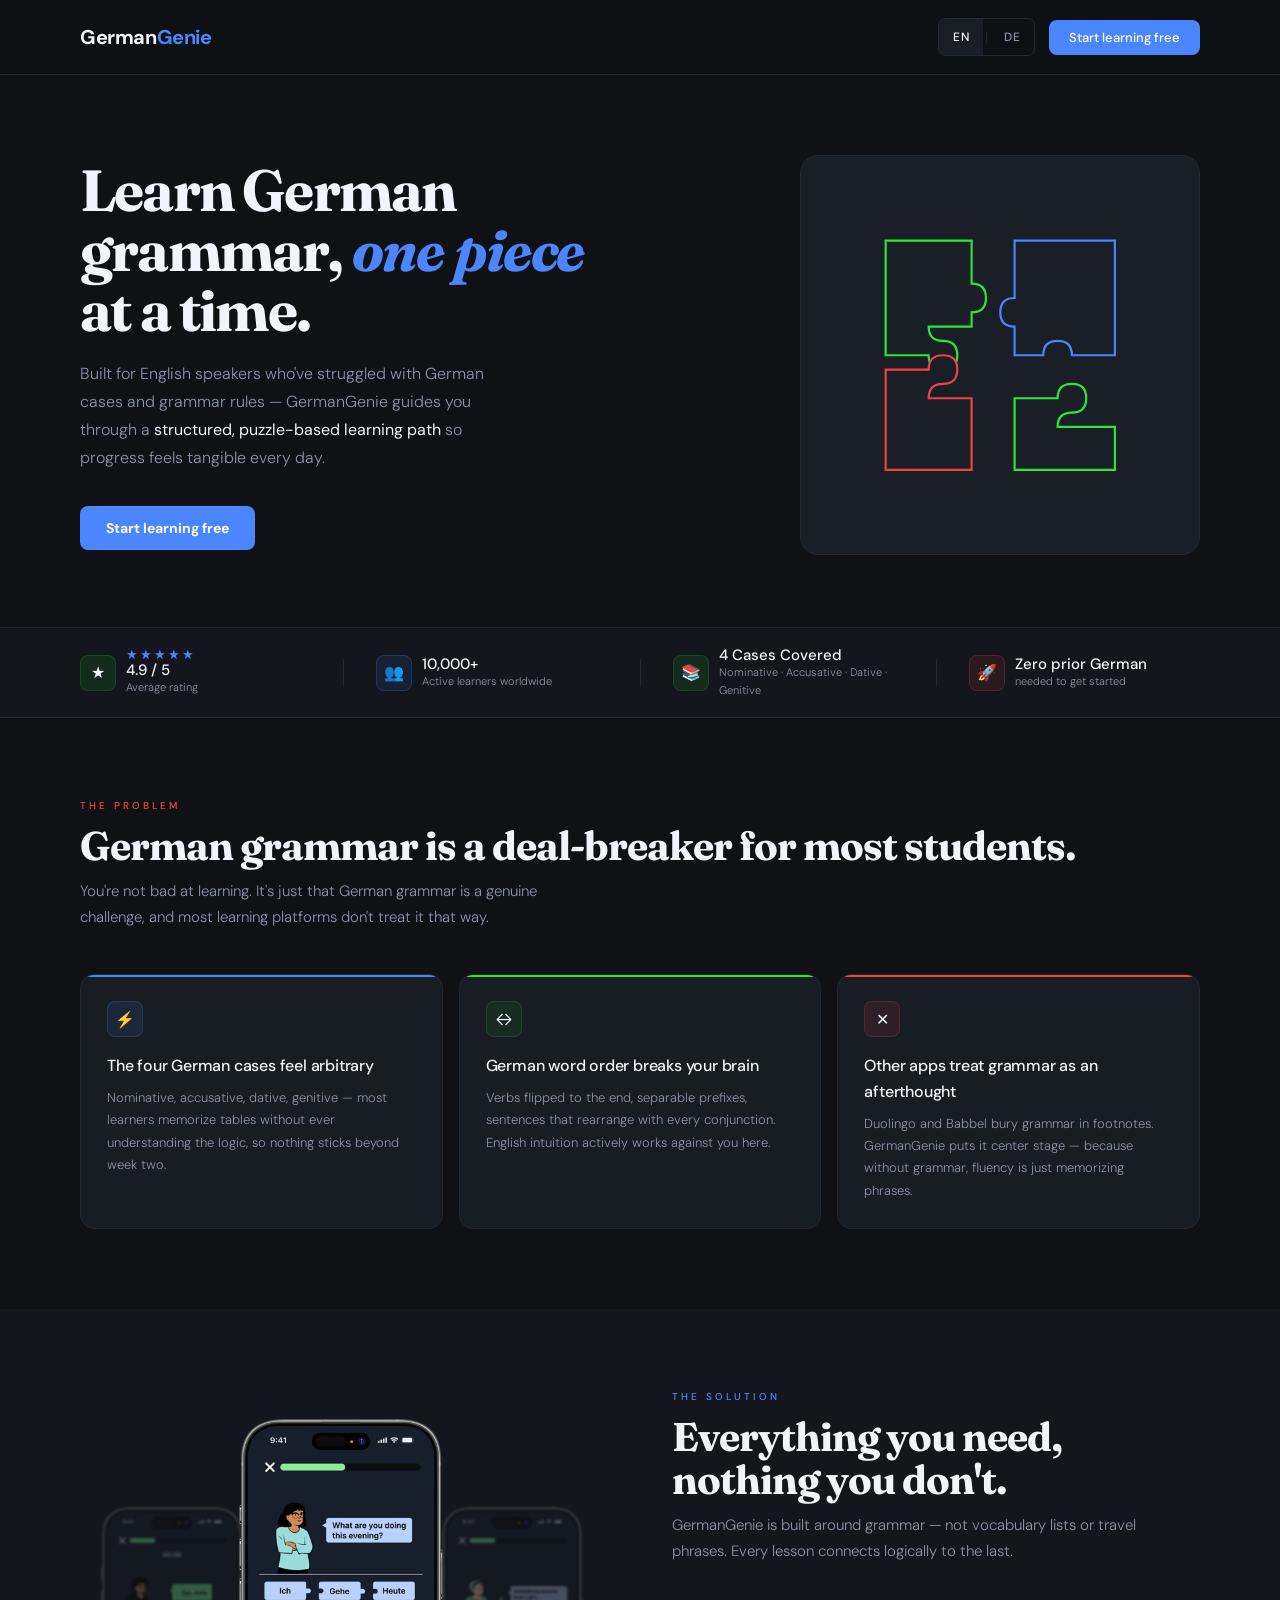
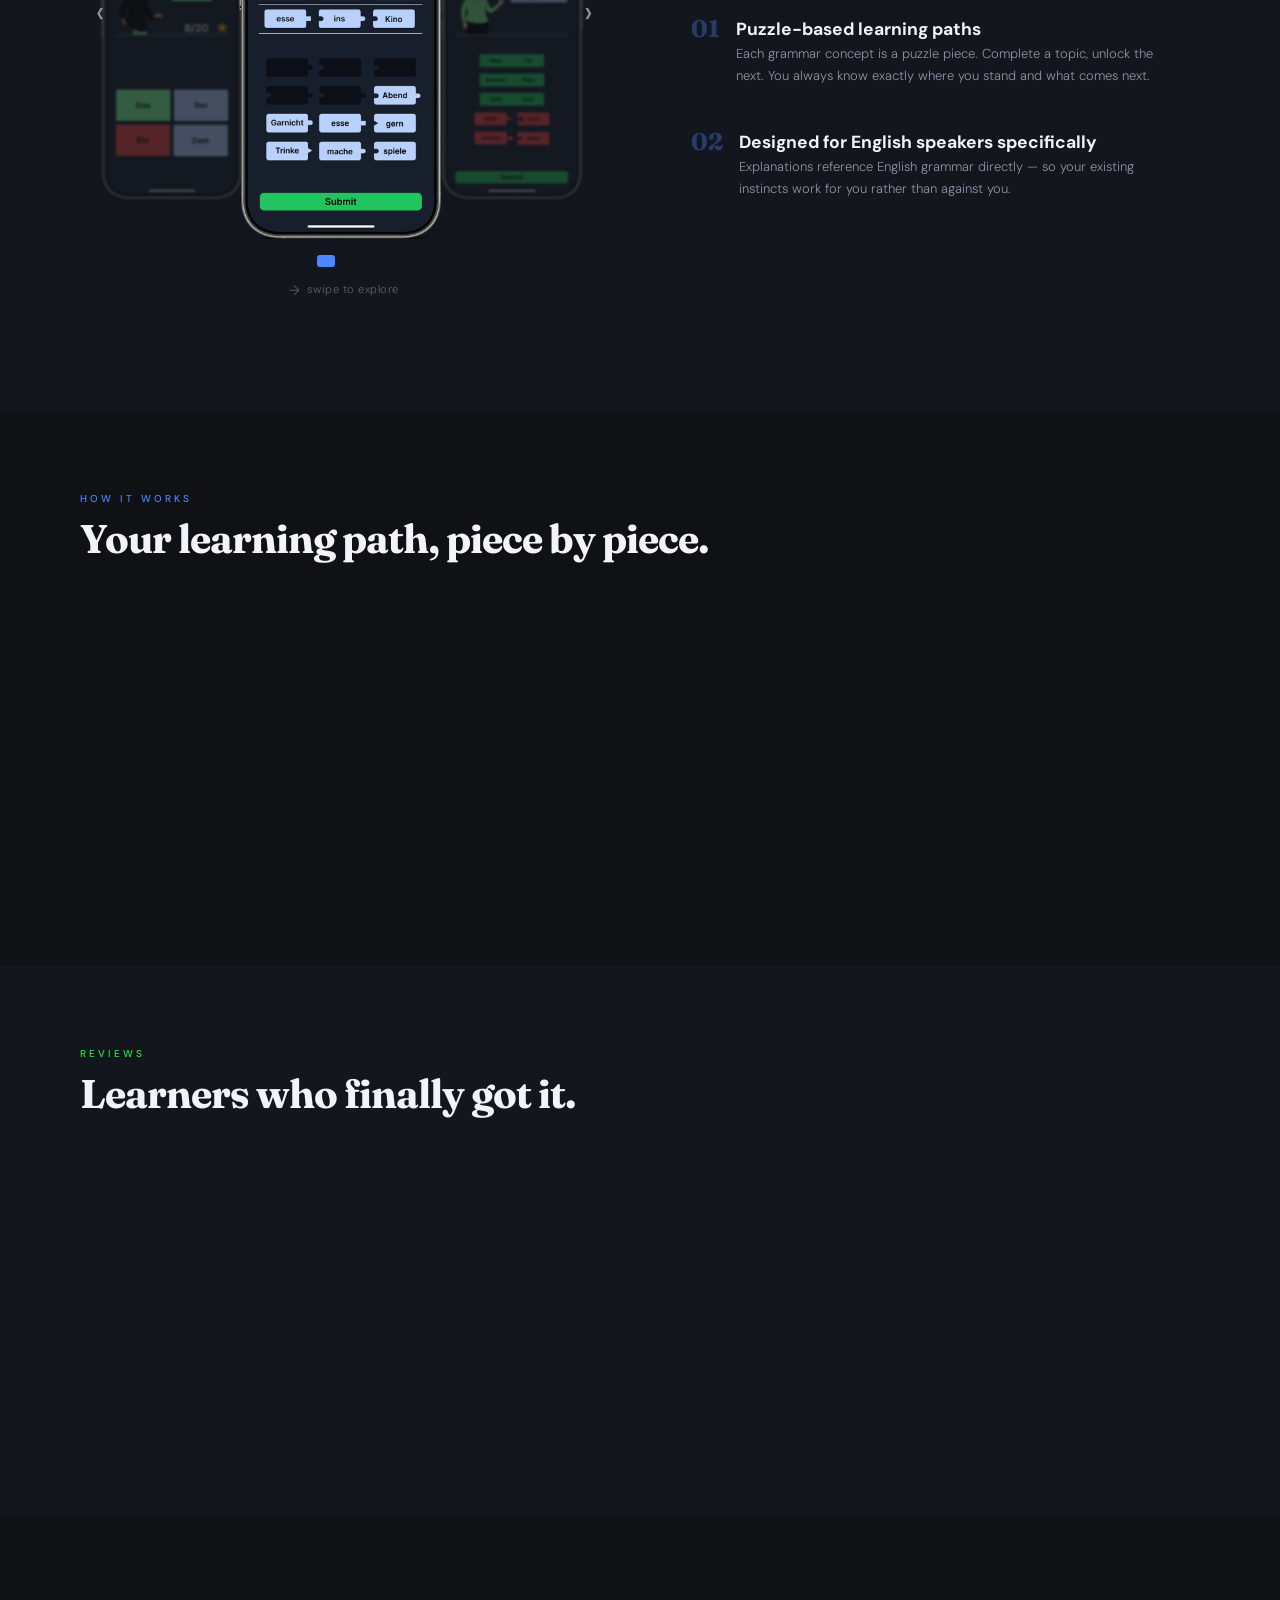
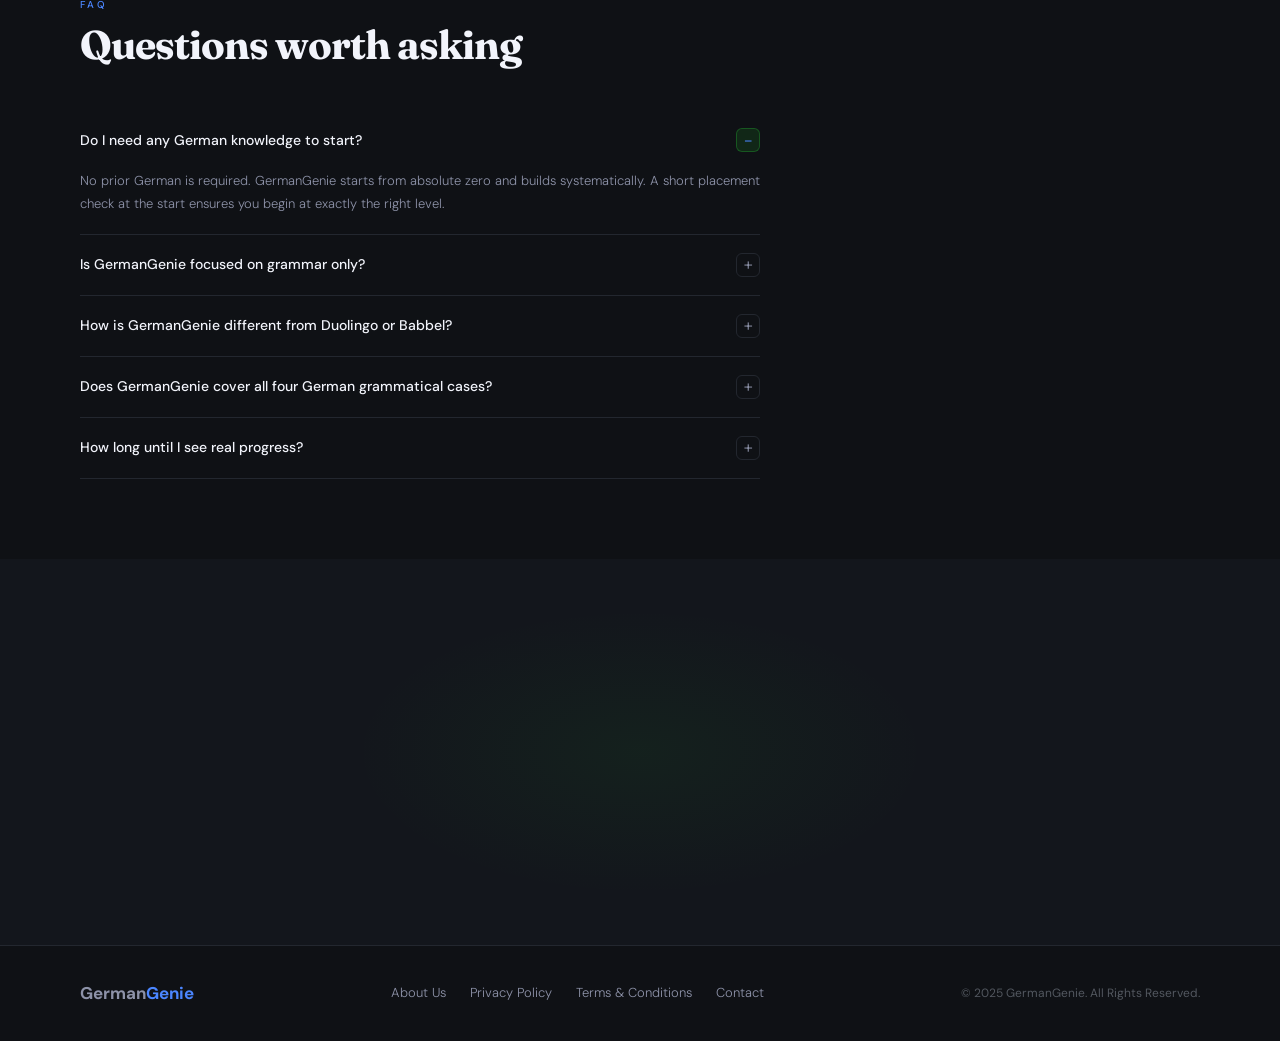
<file: index.html>
<!DOCTYPE html>
<html lang="en">
<head>
  <meta charset="UTF-8" />
  <meta name="viewport" content="width=device-width, initial-scale=1.0" />

  <title>Learn German Grammar | GermanGenie – Puzzle-Based App for English Speakers</title>
  <meta name="description" content="GermanGenie helps English speakers master German grammar through a structured, puzzle-based learning path covering all four cases. Start free — no prior German needed." />
  <link rel="canonical" href="https://germangenie-landingpage.vercel.app/" />
  <meta name="robots" content="index, follow" />

  <meta property="og:type"        content="website" />
  <meta property="og:url"         content="https://germangenie-landingpage.vercel.app/" />
  <meta property="og:title" content="Learn German Grammar | GermanGenie – Puzzle-Based App" />
  <meta property="og:description" content="GermanGenie helps English speakers master German grammar through a structured, puzzle-based learning path. Start free — no prior German needed." />
  <meta property="og:image"       content="https://germangenie-landingpage.vercel.app/og-image.jpg" />
  <meta property="og:image:width"  content="1200" />
  <meta property="og:image:height" content="630" />
  <meta property="og:locale"      content="en_US" />
  <meta property="og:site_name"   content="GermanGenie" />

  <meta name="twitter:card"        content="summary_large_image" />
  <meta name="twitter:title"       content="Learn German Grammar | GermanGenie – Puzzle-Based App for English Speakers" />
  <meta name="twitter:description" content="GermanGenie helps English speakers master German grammar through a structured, puzzle-based learning path. Start free." />
  <meta name="twitter:image"       content="https://germangenie-landingpage.vercel.app/og-image.jpg" />

  <link rel="icon" href="/favicon.ico" sizes="any" />
  <link rel="apple-touch-icon" href="/apple-touch-icon.png" />

  <link rel="preconnect" href="https://fonts.googleapis.com" />
  <link rel="preconnect" href="https://fonts.gstatic.com" crossorigin />
  <link href="https://fonts.googleapis.com/css2?family=Fraunces:ital,wght@0,700;1,700&family=DM+Sans:wght@300;400;500&display=swap"
        rel="stylesheet" media="print" onload="this.media='all'" />
  <noscript>
    <link href="https://fonts.googleapis.com/css2?family=Fraunces:ital,wght@0,700;1,700&family=DM+Sans:wght@300;400;500&display=swap" rel="stylesheet" />
  </noscript>

  <link rel="preload" href="images/app-screen-exercise.webp" as="image" />

  <link rel="stylesheet" href="css/style.css" />
 

  <script type="application/ld+json">
  {
    "@context": "https://schema.org",
    "@graph": [
      {
        "@type": "SoftwareApplication",
        "name": "GermanGenie",
        "applicationCategory": "EducationApplication",
        "operatingSystem": "iOS, Android, Web",
        "description": "GermanGenie helps English speakers master German grammar through a structured, puzzle-based learning path covering all four German grammatical cases: nominative, accusative, dative, and genitive.",
        "offers": {
          "@type": "Offer",
          "price": "0",
          "priceCurrency": "EUR"
        },
        "aggregateRating": {
          "@type": "AggregateRating",
          "ratingValue": "4.9",
          "reviewCount": "10000",
          "bestRating": "5"
        },
        "url": "https://germangenie-landingpage.vercel.app/",
        "inLanguage": "en"
      },
      {
        "@type": "FAQPage",
        "mainEntity": [
          {
            "@type": "Question",
            "name": "Do I need any German knowledge to start GermanGenie?",
            "acceptedAnswer": {
              "@type": "Answer",
              "text": "No prior German is required. GermanGenie starts from absolute zero and builds systematically. A short placement check at the start ensures you begin at exactly the right level — whether that's a total beginner or a returning learner."
            }
          },
          {
            "@type": "Question",
            "name": "Is GermanGenie focused on grammar only?",
            "acceptedAnswer": {
              "@type": "Answer",
              "text": "Grammar is the foundation, but GermanGenie also covers vocabulary, reading comprehension, and sentence construction — all taught through the lens of grammar so everything connects logically rather than feeling random."
            }
          },
          {
            "@type": "Question",
            "name": "How is GermanGenie different from Duolingo or Babbel?",
            "acceptedAnswer": {
              "@type": "Answer",
              "text": "Most apps prioritize vocabulary and conversational phrases. GermanGenie puts grammar center stage, with English-specific explanations that help you understand the structure of the language — not just memorize it surface-level."
            }
          },
          {
            "@type": "Question",
            "name": "Does GermanGenie cover all four German grammatical cases?",
            "acceptedAnswer": {
              "@type": "Answer",
              "text": "Yes. GermanGenie covers all four German grammatical cases — nominative, accusative, dative, and genitive — with dedicated modules for each, plus lessons on how they interact in full sentences."
            }
          },
          {
            "@type": "Question",
            "name": "How long until I see real progress with GermanGenie?",
            "acceptedAnswer": {
              "@type": "Answer",
              "text": "Most learners report noticeably improved grammar confidence within 3 to 4 weeks of consistent use, spending 15 to 20 minutes per day. The puzzle-based structure makes progress visible from day one."
            }
          }
        ]
      },
      {
        "@type": "Organization",
        "name": "GermanGenie",
        "url": "https://germangenie-landingpage.vercel.app/",
        "logo": "https://germangenie-landingpage.vercel.app/og-image.jpg",
        "sameAs": []
      },
      {
        "@type": "WebPage",
        "name": "Learn German Grammar | GermanGenie",
        "description": "GermanGenie helps English speakers master German grammar through a structured, puzzle-based learning path covering all four German grammatical cases.",
        "url": "https://germangenie-landingpage.vercel.app/",
        "inLanguage": "en",
        "isPartOf": {
          "@type": "WebSite",
          "name": "GermanGenie",
          "url": "https://germangenie-landingpage.vercel.app/"
        }
      }
    ]
  }
  </script>
</head>

<body>

  <header>
    <nav class="nav" aria-label="Main navigation">
      <a href="/" class="nav-logo" aria-label="GermanGenie home">German<span>Genie</span></a>
      <div class="nav-right">
        <div class="lang-toggle" role="group" aria-label="Language switcher">
          <button class="lang-btn active" aria-pressed="true"  onclick="setLang('EN', this)">EN</button>
          <span class="lang-sep" aria-hidden="true">|</span>
          <button class="lang-btn"        aria-pressed="false" onclick="setLang('DE', this)">DE</button>
        </div>
        <button class="btn-nav" onclick="ctaClick()" aria-label="Start learning German for free">
          Start learning free
        </button>
      </div>
    </nav>
  </header>

  <main>

    <section class="hero" aria-labelledby="hero-heading">
      <div class="hero-text">
        <h1 id="hero-heading">
          Learn German grammar, <em>one piece</em> at a time.
        </h1>
        <p class="hero-sub">
          Built for English speakers who've struggled with German cases and grammar rules —
          GermanGenie guides you through a <strong>structured, puzzle-based learning path</strong>
          so progress feels tangible every day.
        </p>
        <div class="cta-row">
          <button class="btn-primary" onclick="ctaClick()" aria-label="Start learning German for free">
            Start learning free
          </button>
        </div>
      </div>
      <div class="puzzle-zone" aria-hidden="true">
        <svg class="puzzle-svg" id="puzzle-svg" viewBox="0 0 200 200" xmlns="http://www.w3.org/2000/svg">
          <g class="piece piece-1">
            <path d="M20,20 L80,20 L80,50 Q90,50 90,60 Q90,70 80,70 L80,80 L50,80 Q50,90 60,90 Q70,90 70,100 Q70,110 60,110 Q50,110 50,100 L20,100 Z"
                  fill="#1A1E26" stroke="#2AE838" stroke-width="1.5"/>
          </g>
          <g class="piece piece-2">
            <path d="M110,20 L180,20 L180,100 L150,100 Q150,90 140,90 Q130,90 130,100 L110,100 L110,80 Q100,80 100,70 Q100,60 110,60 Z"
                  fill="#1A1E26" stroke="#4B86FF" stroke-width="1.5"/>
          </g>
          <g class="piece piece-3">
            <path d="M20,110 L50,110 Q50,100 60,100 Q70,100 70,110 Q70,120 60,120 Q50,120 50,130 L80,130 L80,180 L20,180 Z"
                  fill="#1A1E26" stroke="#EF4444" stroke-width="1.5"/>
          </g>
          <g class="piece piece-4">
            <path d="M110,130 L140,130 Q140,120 150,120 Q160,120 160,130 Q160,140 150,140 Q140,140 140,150 L180,150 L180,180 L110,180 Z"
                  fill="#1A1E26" stroke="#2AE838" stroke-width="1.5"/>
          </g>
        </svg>
      </div>
    </section>

    <div class="proof-bar" role="region" aria-label="Social proof statistics">
      <div class="proof-item reveal">
        <div class="proof-icon green" aria-hidden="true">★</div>
        <div>
          <div class="proof-stars" aria-label="Five star rating">★★★★★</div>
          <div class="proof-value">4.9 / 5</div>
          <div class="proof-label">Average rating</div>
        </div>
      </div>
      <div class="proof-divider" aria-hidden="true"></div>
      <div class="proof-item reveal reveal-delay-1">
        <div class="proof-icon blue" aria-hidden="true">👥</div>
        <div>
          <div class="proof-value">10,000+</div>
          <div class="proof-label">Active learners worldwide</div>
        </div>
      </div>
      <div class="proof-divider" aria-hidden="true"></div>
      <div class="proof-item reveal reveal-delay-2">
        <div class="proof-icon green" aria-hidden="true">📚</div>
        <div>
          <div class="proof-value">4 Cases Covered</div>
          <div class="proof-label">Nominative · Accusative · Dative · Genitive</div>
        </div>
      </div>
      <div class="proof-divider" aria-hidden="true"></div>
      <div class="proof-item reveal reveal-delay-3">
        <div class="proof-icon red" aria-hidden="true">🚀</div>
        <div>
          <div class="proof-value">Zero prior German</div>
          <div class="proof-label">needed to get started</div>
        </div>
      </div>
    </div>

    <section aria-labelledby="pain-heading">
      <div class="pain-header">
        <p class="section-tag tag-red">The Problem</p>
        <h2 class="section-h2" id="pain-heading">
          German grammar is a deal-breaker for most students.
        </h2>
        <p class="section-sub">You're not bad at learning. It's just that German grammar is a genuine challenge,
        and most learning platforms don't treat it that way.</p>
      </div>
      <div class="pain-grid">
        <article class="pain-card reveal">
          <div class="pain-icon" aria-hidden="true">⚡</div>
          <h3>The four German cases feel arbitrary</h3>
          <p>Nominative, accusative, dative, genitive — most learners memorize tables
          without ever understanding the logic, so nothing sticks beyond week two.</p>
        </article>
        <article class="pain-card reveal reveal-delay-1">
          <div class="pain-icon" aria-hidden="true">↔</div>
          <h3>German word order breaks your brain</h3>
          <p>Verbs flipped to the end, separable prefixes, sentences that rearrange
          with every conjunction. English intuition actively works against you here.</p>
        </article>
        <article class="pain-card reveal reveal-delay-2">
          <div class="pain-icon" aria-hidden="true">✕</div>
          <h3>Other apps treat grammar as an afterthought</h3>
          <p>Duolingo and Babbel bury grammar in footnotes. GermanGenie puts it center
          stage — because without grammar, fluency is just memorizing phrases.</p>
        </article>
      </div>
    </section>

    <section class="section-alt" aria-labelledby="features-heading">
      <div class="features-layout">

        <div class="app-carousel-wrapper">
          <div class="carousel-peek carousel-peek-prev" id="peekPrev">
            <img src="images/app-screen-puzzle.webp" alt="" aria-hidden="true"
                 width="180" height="360" loading="lazy" />
          </div>
          <div class="carousel-peek carousel-peek-next" id="peekNext">
            <img src="images/app-screen-feedback.webp" alt="" aria-hidden="true"
                 width="180" height="360" loading="lazy" />
          </div>
          <button class="carousel-btn prev" onclick="carouselMove(-1)" aria-label="Previous screen">&#8249;</button>
          <div style="display:flex;flex-direction:column;align-items:center;">
            <div class="app-carousel" id="appCarousel">
              <div class="carousel-track" id="carouselTrack">
                <div class="carousel-slide">
                  <img src="images/app-screen-exercise.webp"
                       alt="GermanGenie grammar exercise screen showing a sentence construction challenge"
                       width="220" height="476" loading="eager" fetchpriority="high" />
                </div>
                <div class="carousel-slide">
                  <img src="images/app-screen-feedback.webp"
                       alt="GermanGenie feedback screen showing a detailed grammar correction"
                       width="220" height="476" loading="lazy" />
                </div>
                <div class="carousel-slide">
                  <img src="images/app-screen-puzzle.webp"
                       alt="GermanGenie puzzle path screen showing the structured learning map"
                       width="220" height="476" loading="lazy" />
                </div>
              </div>
            </div>
            <div class="carousel-footer">
              <div class="carousel-dots" role="tablist" aria-label="App screen navigation">
                <button class="carousel-dot active" onclick="carouselGo(0)" aria-label="Screen 1" role="tab"></button>
                <button class="carousel-dot"        onclick="carouselGo(1)" aria-label="Screen 2" role="tab"></button>
                <button class="carousel-dot"        onclick="carouselGo(2)" aria-label="Screen 3" role="tab"></button>
              </div>
              <div class="swipe-hint" id="swipeHint">
                <span class="swipe-arrow">&#8594;</span>
                <span>swipe to explore</span>
              </div>
            </div>
          </div>
          <button class="carousel-btn next" onclick="carouselMove(1)" aria-label="Next screen">&#8250;</button>
        </div>

        <div>
          <p class="section-tag tag-blue">The Solution</p>
          <h2 class="section-h2" id="features-heading">Everything you need, nothing you don't.</h2>
          <p class="section-sub">GermanGenie is built around grammar — not vocabulary lists or travel phrases.
          Every lesson connects logically to the last.</p>
          <div class="features-list">
            <div class="feature-item reveal">
              <div class="feature-num" aria-hidden="true">01</div>
              <div>
                <h3>Puzzle-based learning paths</h3>
                <p>Each grammar concept is a puzzle piece. Complete a topic, unlock the next.
                You always know exactly where you stand and what comes next.</p>
              </div>
            </div>
            <div class="feature-item reveal reveal-delay-1">
              <div class="feature-num" aria-hidden="true">02</div>
              <div>
                <h3>Designed for English speakers specifically</h3>
                <p>Explanations reference English grammar directly — so your existing
                instincts work for you rather than against you.</p>
              </div>
            </div>
            <div class="feature-item reveal reveal-delay-2">
              <div class="feature-num" aria-hidden="true">03</div>
              <div>
                <h3>Instant, detailed grammar feedback</h3>
                <p>Every mistake comes with a full explanation — not just a red cross.
                Understand why something is wrong so it doesn't happen again.</p>
              </div>
            </div>
          </div>
        </div>

      </div>
    </section>

    <section aria-labelledby="how-heading">
      <p class="section-tag tag-blue">How It Works</p>
      <h2 class="section-h2" id="how-heading">Your learning path, piece by piece.</h2>
      <div class="steps">
        <div class="step reveal">
          <div class="step-num" aria-hidden="true">01</div>
          <div class="step-pieces" role="img" aria-label="1 of 3 pieces completed">
            <div class="sp on"></div><div class="sp"></div><div class="sp"></div>
          </div>
          <h3>Start with your first piece</h3>
          <p>A quick placement check tells GermanGenie exactly where to begin — whether
          that's absolute zero or picking up where you left off on another app.</p>
        </div>
        <div class="step reveal reveal-delay-1">
          <div class="step-num" aria-hidden="true">02</div>
          <div class="step-pieces" role="img" aria-label="2 of 3 pieces completed">
            <div class="sp on"></div><div class="sp on"></div><div class="sp"></div>
          </div>
          <h3>Complete grammar modules</h3>
          <p>Work through structured lessons on cases, verb conjugation, and word order.
          Each finished module snaps visibly into your learning path — like a puzzle
          piece clicking into place.</p>
        </div>
        <div class="step reveal reveal-delay-2">
          <div class="step-num" aria-hidden="true">03</div>
          <div class="step-pieces" role="img" aria-label="3 of 3 pieces completed">
            <div class="sp on"></div><div class="sp on"></div><div class="sp on"></div>
          </div>
          <h3>See the full picture emerge</h3>
          <p>As your puzzle fills in, German grammar becomes genuinely functional.
          Abstract rules become second nature — and you can see exactly how far you've come.</p>
        </div>
      </div>
    </section>

    <section class="section-alt" aria-labelledby="reviews-heading">
      <p class="section-tag tag-green">Reviews</p>
      <h2 class="section-h2" id="reviews-heading">Learners who finally got it.</h2>
      <div class="testi-grid">
        <article class="testi-card reveal">
          <div class="testi-stars" aria-label="Five star review">★★★★★</div>
          <div class="testi-openquote" aria-hidden="true">&ldquo;</div>
          <p class="testi-quote">I spent two years on other apps and still couldn't construct
          a proper German sentence. After six weeks with GermanGenie, the cases actually
          made sense for the first time.</p>
          <div class="testi-author">
            <div class="testi-avatar av-blue" aria-hidden="true">JM</div>
            <div>
              <div class="testi-name">James M.</div>
              <div class="testi-role">Expat living in Berlin</div>
            </div>
          </div>
        </article>
        <article class="testi-card reveal reveal-delay-1">
          <div class="testi-stars" aria-label="Five star review">★★★★★</div>
          <div class="testi-openquote" aria-hidden="true">&ldquo;</div>
          <p class="testi-quote">The puzzle structure kept me coming back every day. I could
          actually see my progress — it wasn't just a streak counter, it was a real map
          of what I'd genuinely learned.</p>
          <div class="testi-author">
            <div class="testi-avatar av-green" aria-hidden="true">SR</div>
            <div>
              <div class="testi-name">Sarah R.</div>
              <div class="testi-role">University student, UK</div>
            </div>
          </div>
        </article>
        <article class="testi-card reveal reveal-delay-2">
          <div class="testi-stars" aria-label="Five star review">★★★★★</div>
          <div class="testi-openquote" aria-hidden="true">&ldquo;</div>
          <p class="testi-quote">As someone who failed German in school, I was skeptical.
          The English-first explanations made everything click. I'm now preparing
          for my B1 exam.</p>
          <div class="testi-author">
            <div class="testi-avatar av-red" aria-hidden="true">DK</div>
            <div>
              <div class="testi-name">Daniel K.</div>
              <div class="testi-role">Professional, United States</div>
            </div>
          </div>
        </article>
      </div>
    </section>

    <section aria-labelledby="faq-heading">
      <p class="section-tag tag-blue">FAQ</p>
      <h2 class="section-h2" id="faq-heading">Questions worth asking</h2>
      <div class="faq-list">
        <div class="faq-item">
          <details open>
            <summary>
              Do I need any German knowledge to start?
              <div class="faq-toggle" aria-hidden="true">
                <span class="faq-plus">+</span>
                <span class="faq-minus">−</span>
              </div>
            </summary>
            <p class="faq-answer">No prior German is required. GermanGenie starts from absolute
            zero and builds systematically. A short placement check at the start ensures you
            begin at exactly the right level.</p>
          </details>
        </div>
        <div class="faq-item">
          <details>
            <summary>
              Is GermanGenie focused on grammar only?
              <div class="faq-toggle" aria-hidden="true">
                <span class="faq-plus">+</span>
                <span class="faq-minus">−</span>
              </div>
            </summary>
            <p class="faq-answer">Grammar is the foundation, but GermanGenie also covers
            vocabulary, reading comprehension, and sentence construction — all taught through
            the lens of grammar so everything connects logically.</p>
          </details>
        </div>
        <div class="faq-item">
          <details>
            <summary>
              How is GermanGenie different from Duolingo or Babbel?
              <div class="faq-toggle" aria-hidden="true">
                <span class="faq-plus">+</span>
                <span class="faq-minus">−</span>
              </div>
            </summary>
            <p class="faq-answer">Most apps prioritize vocabulary and conversational phrases.
            GermanGenie puts grammar center stage, with English-specific explanations that help
            you understand the structure of the language — not just memorize it.</p>
          </details>
        </div>
        <div class="faq-item">
          <details>
            <summary>
              Does GermanGenie cover all four German grammatical cases?
              <div class="faq-toggle" aria-hidden="true">
                <span class="faq-plus">+</span>
                <span class="faq-minus">−</span>
              </div>
            </summary>
            <p class="faq-answer">Yes. GermanGenie covers all four German grammatical cases —
            nominative, accusative, dative, and genitive — with dedicated modules for each,
            plus lessons on how they interact in full sentences.</p>
          </details>
        </div>
        <div class="faq-item">
          <details>
            <summary>
              How long until I see real progress?
              <div class="faq-toggle" aria-hidden="true">
                <span class="faq-plus">+</span>
                <span class="faq-minus">−</span>
              </div>
            </summary>
            <p class="faq-answer">Most learners report noticeably improved grammar confidence
            within 3–4 weeks of consistent use (15–20 minutes per day). The puzzle-based
            structure makes progress visible from day one.</p>
          </details>
        </div>
      </div>
    </section>

    <section class="cta-section" id="cta-section" aria-labelledby="cta-heading">
      <div class="cta-glow" aria-hidden="true"></div>
      <h2 class="reveal" id="cta-heading">Your first piece is <em>waiting.</em></h2>
      <p class="reveal reveal-delay-1">
        Join thousands of English speakers who stopped struggling with German grammar
        — and started actually understanding it.
      </p>
      <button class="btn-primary reveal reveal-delay-2" onclick="ctaClick()"
              aria-label="Start learning German for free">
        Start learning free
      </button>
    </section>

  </main>

  <footer>
    <a href="/" class="footer-logo" aria-label="GermanGenie home">German<span>Genie</span></a>
    <nav class="footer-links" aria-label="Footer navigation">
      <a href="/about">About Us</a>
      <a href="/privacy">Privacy Policy</a>
      <a href="/terms">Terms &amp; Conditions</a>
      <a href="/contact">Contact</a>
    </nav>
    <p class="footer-copy">© 2025 GermanGenie. All Rights Reserved.</p>
  </footer>

  <script src="main.js" defer></script>

</body>
</html>
</file>
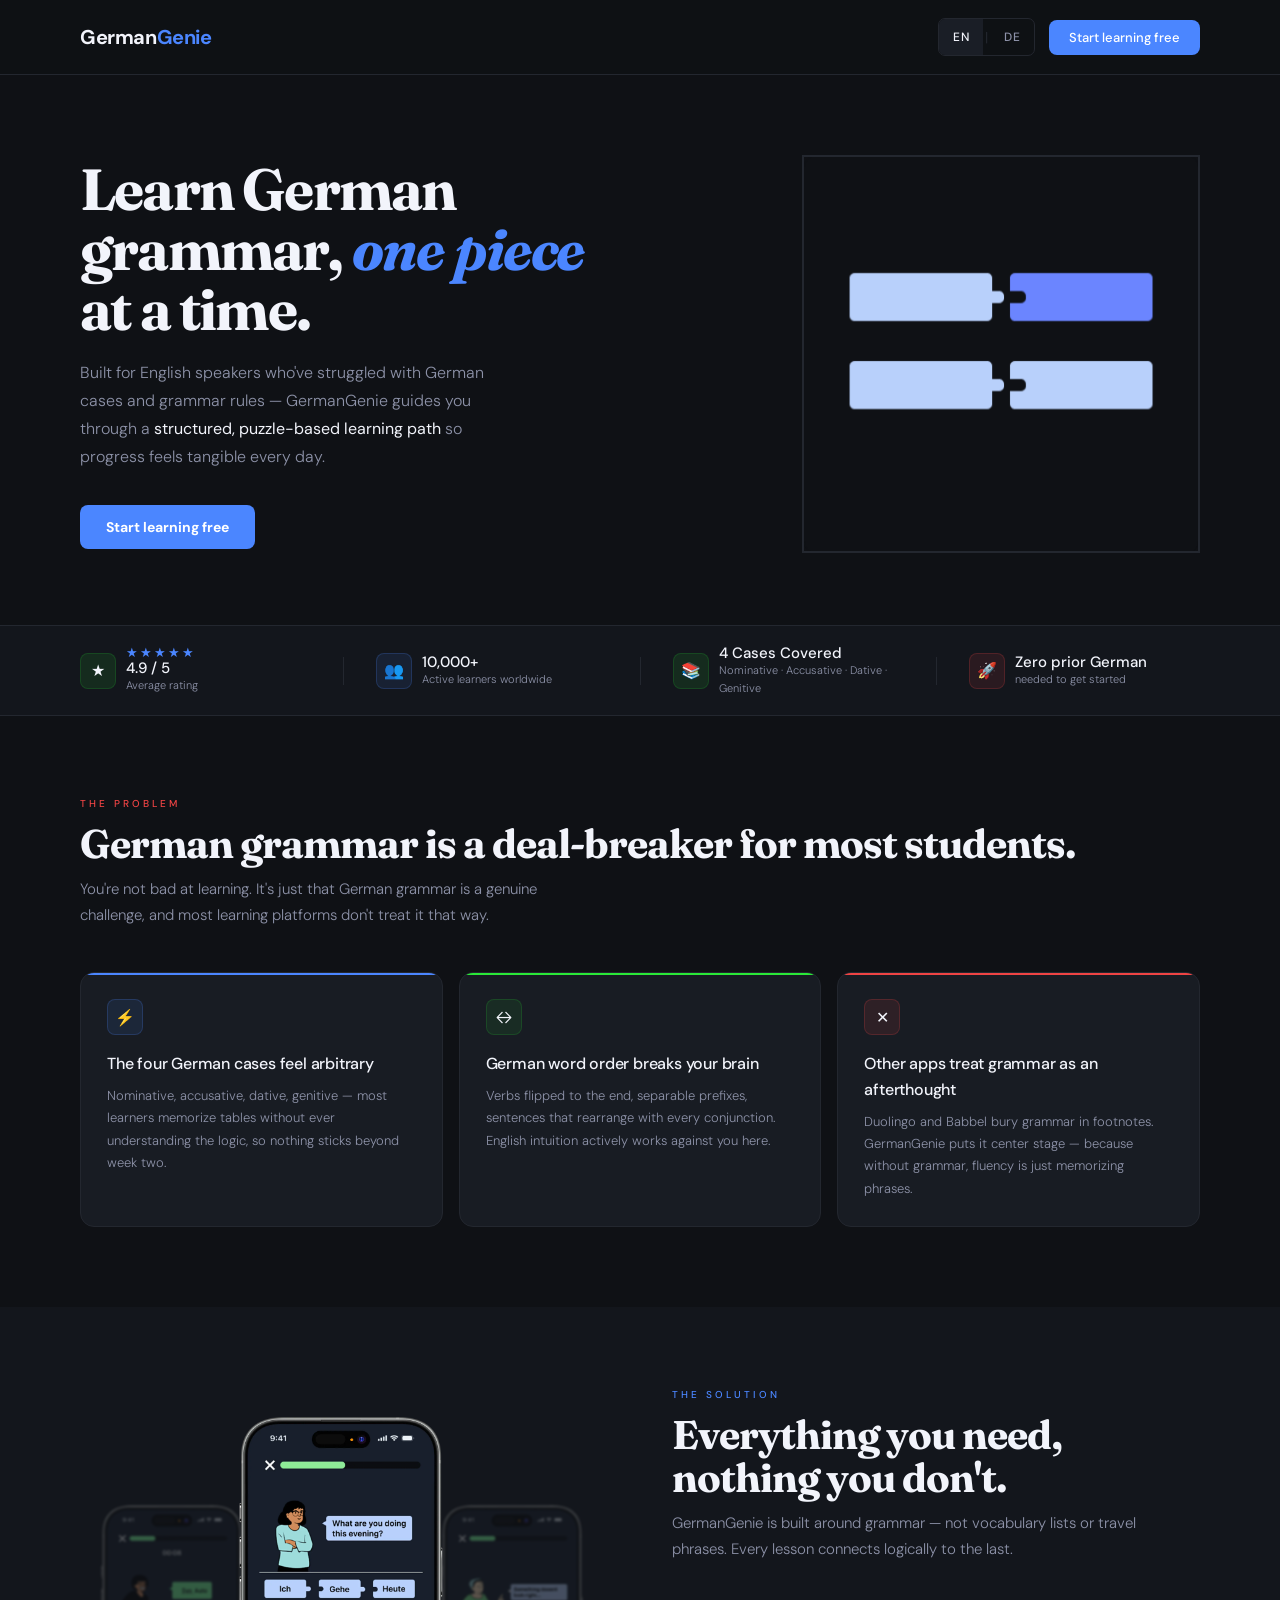
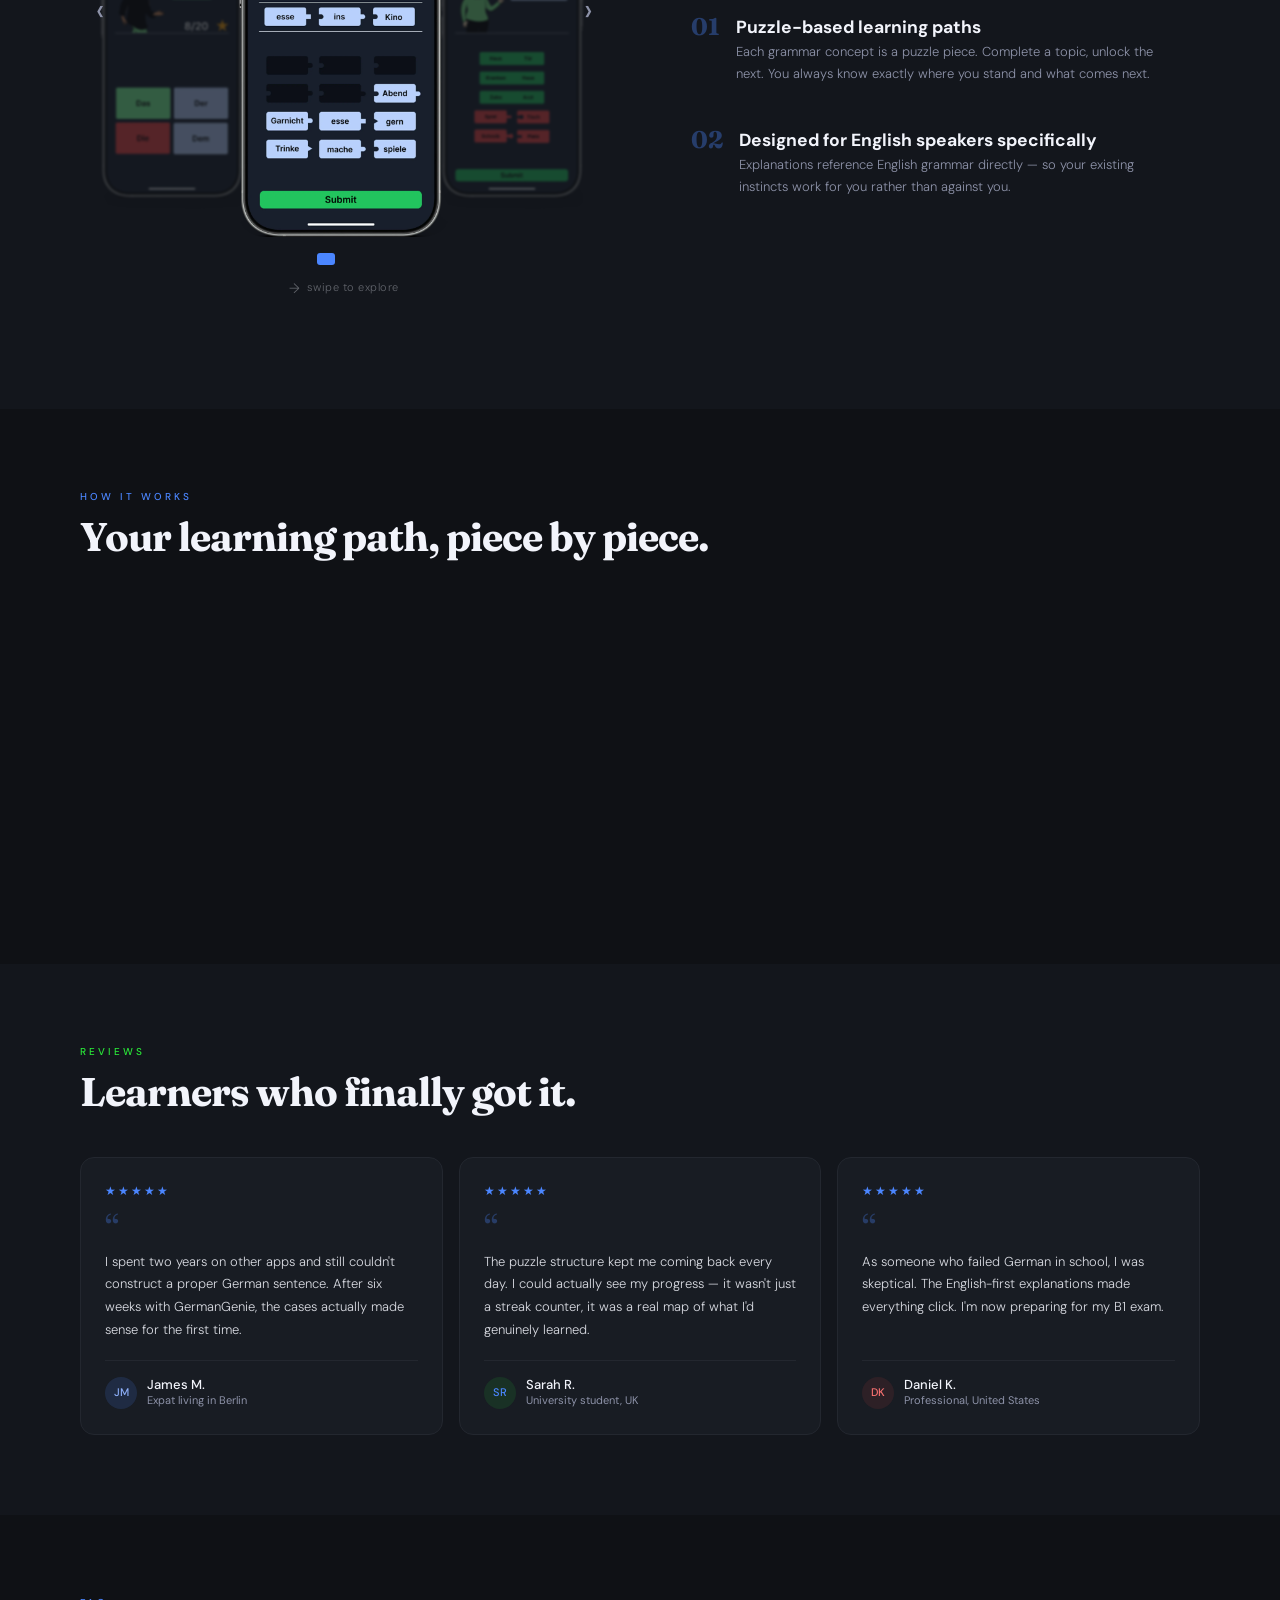
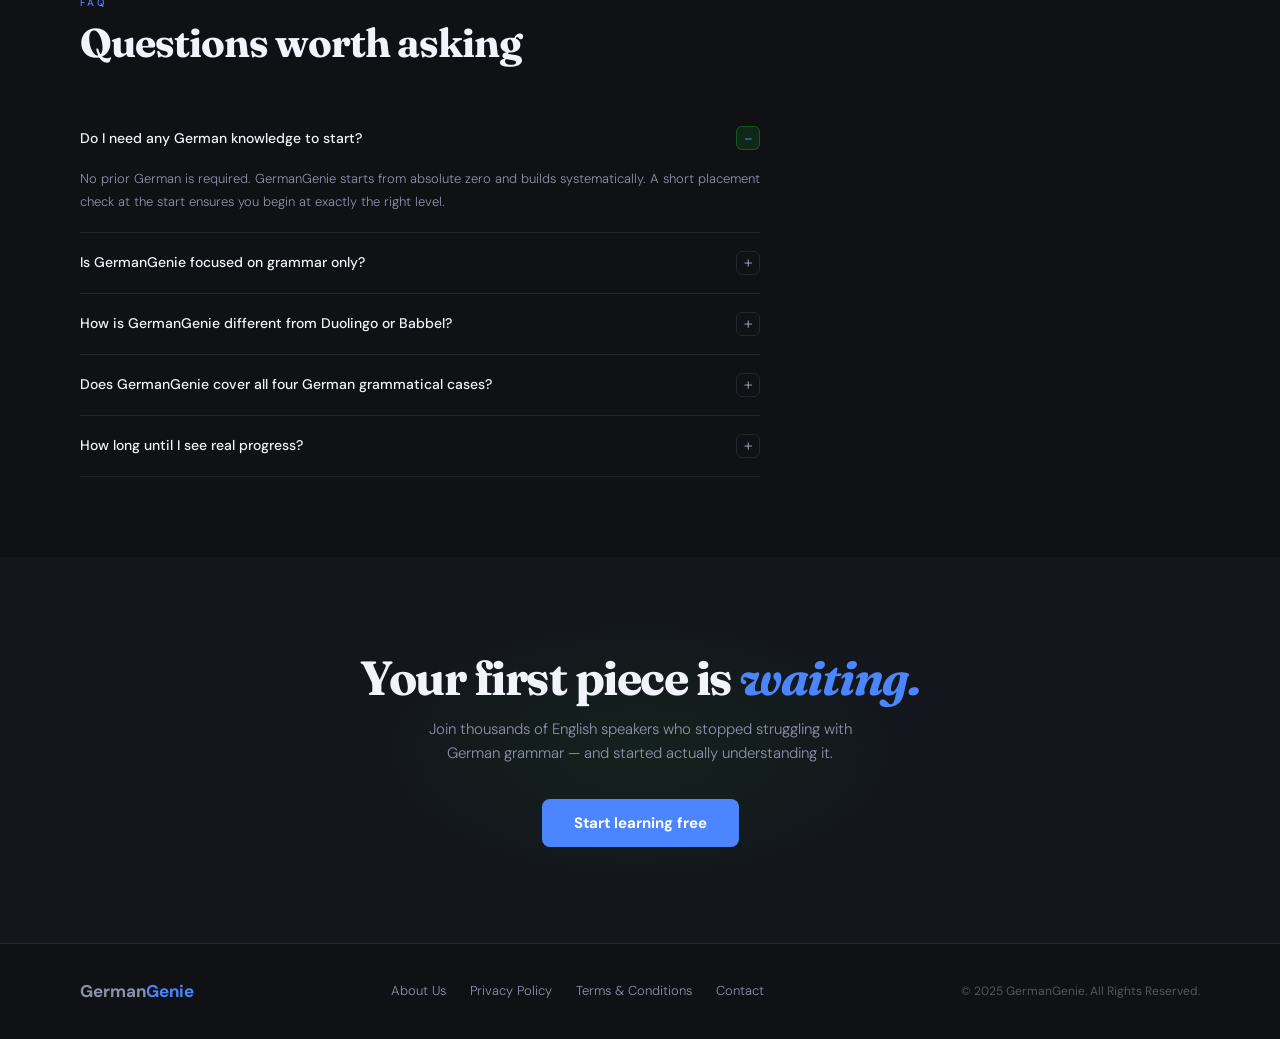
<file: public/index.html>
<!DOCTYPE html>
<html lang="en">
<head>
  <meta charset="UTF-8" />
  <meta name="viewport" content="width=device-width, initial-scale=1.0" />

  <title>Learn German Grammar for Beginners | GermanGenie App</title>
  <meta name="description" content="GermanGenie helps English speakers master German grammar through a structured, puzzle-based learning path covering all four cases. Start free — no prior German needed." />
  <link rel="canonical" href="https://germangenie-landingpage.vercel.app/" />
  <meta name="robots" content="index, follow" />

  <meta property="og:type"        content="website" />
  <meta property="og:url"         content="https://germangenie-landingpage.vercel.app/" />
  <meta property="og:title" content="Learn German Grammar | GermanGenie – Puzzle-Based App" />
  <meta property="og:description" content="GermanGenie helps English speakers master German grammar through a structured, puzzle-based learning path. Start free — no prior German needed." />
  <meta property="og:image"       content="https://germangenie-landingpage.vercel.app/og-image.jpg" />
  <meta property="og:image:width"  content="1200" />
  <meta property="og:image:height" content="630" />
  <meta property="og:locale"      content="en_US" />
  <meta property="og:site_name"   content="GermanGenie" />

  <meta name="twitter:card"        content="summary_large_image" />
  <meta name="twitter:title"       content="Learn German Grammar | GermanGenie – Puzzle-Based App for English Speakers" />
  <meta name="twitter:description" content="GermanGenie helps English speakers master German grammar through a structured, puzzle-based learning path. Start free." />
  <meta name="twitter:image"       content="https://germangenie-landingpage.vercel.app/og-image.jpg" />

  <link rel="icon" href="/favicon.ico" sizes="any" />
  <link rel="apple-touch-icon" href="/apple-touch-icon.png" />

  <link rel="preconnect" href="https://fonts.googleapis.com" />
  <link rel="preconnect" href="https://fonts.gstatic.com" crossorigin />
  <link href="https://fonts.googleapis.com/css2?family=Fraunces:ital,wght@0,700;1,700&family=DM+Sans:wght@300;400;500&display=swap"
        rel="stylesheet" media="print" onload="this.media='all'" />
  <noscript>
    <link href="https://fonts.googleapis.com/css2?family=Fraunces:ital,wght@0,700;1,700&family=DM+Sans:wght@300;400;500&display=swap" rel="stylesheet" />
  </noscript>

  <link rel="preload" href="images/app-screen-exercise.webp" as="image" />

  <link rel="stylesheet" href="css/style.css" />
 

  <script type="application/ld+json">
  {
    "@context": "https://schema.org",
    "@graph": [
      {
        "@type": "SoftwareApplication",
        "name": "GermanGenie",
        "applicationCategory": "EducationApplication",
        "operatingSystem": "iOS, Android, Web",
        "description": "GermanGenie helps English speakers master German grammar through a structured, puzzle-based learning path covering all four German grammatical cases: nominative, accusative, dative, and genitive.",
        "offers": {
          "@type": "Offer",
          "price": "0",
          "priceCurrency": "EUR"
        },
        "aggregateRating": {
          "@type": "AggregateRating",
          "ratingValue": "4.9",
          "reviewCount": "10000",
          "bestRating": "5"
        },
        "url": "https://germangenie-landingpage.vercel.app/",
        "inLanguage": "en"
      },
      {
        "@type": "FAQPage",
        "mainEntity": [
          {
            "@type": "Question",
            "name": "Do I need any German knowledge to start GermanGenie?",
            "acceptedAnswer": {
              "@type": "Answer",
              "text": "No prior German is required. GermanGenie starts from absolute zero and builds systematically. A short placement check at the start ensures you begin at exactly the right level — whether that's a total beginner or a returning learner."
            }
          },
          {
            "@type": "Question",
            "name": "Is GermanGenie focused on grammar only?",
            "acceptedAnswer": {
              "@type": "Answer",
              "text": "Grammar is the foundation, but GermanGenie also covers vocabulary, reading comprehension, and sentence construction — all taught through the lens of grammar so everything connects logically rather than feeling random."
            }
          },
          {
            "@type": "Question",
            "name": "How is GermanGenie different from Duolingo or Babbel?",
            "acceptedAnswer": {
              "@type": "Answer",
              "text": "Most apps prioritize vocabulary and conversational phrases. GermanGenie puts grammar center stage, with English-specific explanations that help you understand the structure of the language — not just memorize it surface-level."
            }
          },
          {
            "@type": "Question",
            "name": "Does GermanGenie cover all four German grammatical cases?",
            "acceptedAnswer": {
              "@type": "Answer",
              "text": "Yes. GermanGenie covers all four German grammatical cases — nominative, accusative, dative, and genitive — with dedicated modules for each, plus lessons on how they interact in full sentences."
            }
          },
          {
            "@type": "Question",
            "name": "How long until I see real progress with GermanGenie?",
            "acceptedAnswer": {
              "@type": "Answer",
              "text": "Most learners report noticeably improved grammar confidence within 3 to 4 weeks of consistent use, spending 15 to 20 minutes per day. The puzzle-based structure makes progress visible from day one."
            }
          }
        ]
      },
      {
        "@type": "Organization",
        "name": "GermanGenie",
        "url": "https://germangenie-landingpage.vercel.app/",
        "logo": "https://germangenie-landingpage.vercel.app/og-image.jpg",
        "sameAs": []
      },
      {
        "@type": "WebPage",
        "name": "Learn German Grammar | GermanGenie",
        "description": "GermanGenie helps English speakers master German grammar through a structured, puzzle-based learning path covering all four German grammatical cases.",
        "url": "https://germangenie-landingpage.vercel.app/",
        "inLanguage": "en",
        "isPartOf": {
          "@type": "WebSite",
          "name": "GermanGenie",
          "url": "https://germangenie-landingpage.vercel.app/"
        }
      }
    ]
  }
  </script>
</head>

<body>

  <header>
    <nav class="nav" aria-label="Main navigation">
      <a href="/" class="nav-logo" aria-label="GermanGenie home">German<span>Genie</span></a>
      <div class="nav-right">
        <div class="lang-toggle" role="group" aria-label="Language switcher">
          <button class="lang-btn active" aria-pressed="true"  onclick="setLang('EN', this)">EN</button>
          <span class="lang-sep" aria-hidden="true">|</span>
          <button class="lang-btn"        aria-pressed="false" onclick="setLang('DE', this)">DE</button>
        </div>
        <button class="btn-nav" onclick="ctaClick()" aria-label="Start learning German for free">
          Start learning free
        </button>
      </div>
    </nav>
  </header>

  <main>

    <section class="hero" aria-labelledby="hero-heading">
      <div class="hero-text">
        <h1 id="hero-heading">
          Learn German grammar, <em>one piece</em> at a time.
        </h1>
        <p class="hero-sub">
          Built for English speakers who've struggled with German cases and grammar rules —
          GermanGenie guides you through a <strong>structured, puzzle-based learning path</strong>
          so progress feels tangible every day.
        </p>
        <div class="cta-row">
          <button class="btn-primary" onclick="ctaClick()" aria-label="Start learning German for free">
            Start learning free
          </button>
        </div>
      </div>
     <div class="puzzle-zone" aria-hidden="true">
  <div class="puzzle-zone" aria-hidden="true">
  <img src="images/hero-image.png" alt="hero image showing puzzle shapes" class="hero-img-anim" width="398" height="398" />
</div>
</div>
    </section>

    <div class="proof-bar" role="region" aria-label="Social proof statistics">
      <div class="proof-item reveal">
        <div class="proof-icon green" aria-hidden="true">★</div>
        <div>
          <div class="proof-stars" aria-label="Five star rating">★★★★★</div>
          <div class="proof-value">4.9 / 5</div>
          <div class="proof-label">Average rating</div>
        </div>
      </div>
      <div class="proof-divider" aria-hidden="true"></div>
      <div class="proof-item reveal reveal-delay-1">
        <div class="proof-icon blue" aria-hidden="true">👥</div>
        <div>
          <div class="proof-value">10,000+</div>
          <div class="proof-label">Active learners worldwide</div>
        </div>
      </div>
      <div class="proof-divider" aria-hidden="true"></div>
      <div class="proof-item reveal reveal-delay-2">
        <div class="proof-icon green" aria-hidden="true">📚</div>
        <div>
          <div class="proof-value">4 Cases Covered</div>
          <div class="proof-label">Nominative · Accusative · Dative · Genitive</div>
        </div>
      </div>
      <div class="proof-divider" aria-hidden="true"></div>
      <div class="proof-item reveal reveal-delay-3">
        <div class="proof-icon red" aria-hidden="true">🚀</div>
        <div>
          <div class="proof-value">Zero prior German</div>
          <div class="proof-label">needed to get started</div>
        </div>
      </div>
    </div>

    <section aria-labelledby="pain-heading">
      <div class="pain-header">
        <p class="section-tag tag-red">The Problem</p>
        <h2 class="section-h2" id="pain-heading">
          German grammar is a deal-breaker for most students.
        </h2>
        <p class="section-sub">You're not bad at learning. It's just that German grammar is a genuine challenge,
        and most learning platforms don't treat it that way.</p>
      </div>
      <div class="pain-grid">
        <article class="pain-card reveal">
          <div class="pain-icon" aria-hidden="true">⚡</div>
          <h3>The four German cases feel arbitrary</h3>
          <p>Nominative, accusative, dative, genitive — most learners memorize tables
          without ever understanding the logic, so nothing sticks beyond week two.</p>
        </article>
        <article class="pain-card reveal reveal-delay-1">
          <div class="pain-icon" aria-hidden="true">↔</div>
          <h3>German word order breaks your brain</h3>
          <p>Verbs flipped to the end, separable prefixes, sentences that rearrange
          with every conjunction. English intuition actively works against you here.</p>
        </article>
        <article class="pain-card reveal reveal-delay-2">
          <div class="pain-icon" aria-hidden="true">✕</div>
          <h3>Other apps treat grammar as an afterthought</h3>
          <p>Duolingo and Babbel bury grammar in footnotes. GermanGenie puts it center
          stage — because without grammar, fluency is just memorizing phrases.</p>
        </article>
      </div>
    </section>

    <section class="section-alt" aria-labelledby="features-heading">
      <div class="features-layout">

        <div class="app-carousel-wrapper">
          <div class="carousel-peek carousel-peek-prev" id="peekPrev">
            <img src="images/app-screen-puzzle.webp" alt="screenshot of application showing the puzzle content" aria-hidden="true"
                 width="180" height="360" loading="lazy" />
          </div>
          <div class="carousel-peek carousel-peek-next" id="peekNext">
            <img src="images/app-screen-feedback.webp" alt="screenshot of application showing feedback system" aria-hidden="true"
                 width="180" height="360" loading="lazy" />
          </div>
          <button class="carousel-btn prev" onclick="carouselMove(-1)" aria-label="Previous screen">&#8249;</button>
          <div style="display:flex;flex-direction:column;align-items:center;">
            <div class="app-carousel" id="appCarousel">
              <div class="carousel-track" id="carouselTrack">
                <div class="carousel-slide">
                  <img src="images/app-screen-exercise.webp"
                       alt="GermanGenie grammar exercise screen showing a sentence construction challenge"
                       width="220" height="476" loading="eager" fetchpriority="high" />
                </div>
                <div class="carousel-slide">
                  <img src="images/app-screen-feedback.webp"
                       alt="GermanGenie feedback screen showing a detailed grammar correction"
                       width="220" height="476" loading="lazy" />
                </div>
                <div class="carousel-slide">
                  <img src="images/app-screen-puzzle.webp"
                       alt="GermanGenie puzzle path screen showing the structured learning map"
                       width="220" height="476" loading="lazy" />
                </div>
              </div>
            </div>
            <div class="carousel-footer">
              <div class="carousel-dots" role="tablist" aria-label="App screen navigation">
                <button class="carousel-dot active" onclick="carouselGo(0)" aria-label="Screen 1" role="tab"></button>
                <button class="carousel-dot"        onclick="carouselGo(1)" aria-label="Screen 2" role="tab"></button>
                <button class="carousel-dot"        onclick="carouselGo(2)" aria-label="Screen 3" role="tab"></button>
              </div>
              <div class="swipe-hint" id="swipeHint">
                <span class="swipe-arrow">&#8594;</span>
                <span>swipe to explore</span>
              </div>
            </div>
          </div>
          <button class="carousel-btn next" onclick="carouselMove(1)" aria-label="Next screen">&#8250;</button>
        </div>

        <div>
          <p class="section-tag tag-blue">The Solution</p>
          <h2 class="section-h2" id="features-heading">Everything you need, nothing you don't.</h2>
          <p class="section-sub">GermanGenie is built around grammar — not vocabulary lists or travel phrases.
          Every lesson connects logically to the last.</p>
          <div class="features-list">
            <div class="feature-item reveal">
              <div class="feature-num" aria-hidden="true">01</div>
              <div>
                <h3>Puzzle-based learning paths</h3>
                <p>Each grammar concept is a puzzle piece. Complete a topic, unlock the next.
                You always know exactly where you stand and what comes next.</p>
              </div>
            </div>
            <div class="feature-item reveal reveal-delay-1">
              <div class="feature-num" aria-hidden="true">02</div>
              <div>
                <h3>Designed for English speakers specifically</h3>
                <p>Explanations reference English grammar directly — so your existing
                instincts work for you rather than against you.</p>
              </div>
            </div>
            <div class="feature-item reveal reveal-delay-2">
              <div class="feature-num" aria-hidden="true">03</div>
              <div>
                <h3>Instant, detailed grammar feedback</h3>
                <p>Every mistake comes with a full explanation — not just a red cross.
                Understand why something is wrong so it doesn't happen again.</p>
              </div>
            </div>
          </div>
        </div>

      </div>
    </section>

    <section aria-labelledby="how-heading">
      <p class="section-tag tag-blue">How It Works</p>
      <h2 class="section-h2" id="how-heading">Your learning path, piece by piece.</h2>
      <div class="steps">
        <div class="step reveal">
          <div class="step-num" aria-hidden="true">01</div>
          <div class="step-pieces" role="img" aria-label="1 of 3 pieces completed">
            <div class="sp on"></div><div class="sp"></div><div class="sp"></div>
          </div>
          <h3>Start with your first piece</h3>
          <p>A quick placement check tells GermanGenie exactly where to begin — whether
          that's absolute zero or picking up where you left off on another app.</p>
        </div>
        <div class="step reveal reveal-delay-1">
          <div class="step-num" aria-hidden="true">02</div>
          <div class="step-pieces" role="img" aria-label="2 of 3 pieces completed">
            <div class="sp on"></div><div class="sp on"></div><div class="sp"></div>
          </div>
          <h3>Complete grammar modules</h3>
          <p>Work through structured lessons on cases, verb conjugation, and word order.
          Each finished module snaps visibly into your learning path — like a puzzle
          piece clicking into place.</p>
        </div>
        <div class="step reveal reveal-delay-2">
          <div class="step-num" aria-hidden="true">03</div>
          <div class="step-pieces" role="img" aria-label="3 of 3 pieces completed">
            <div class="sp on"></div><div class="sp on"></div><div class="sp on"></div>
          </div>
          <h3>See the full picture emerge</h3>
          <p>As your puzzle fills in, German grammar becomes genuinely functional.
          Abstract rules become second nature — and you can see exactly how far you've come.</p>
        </div>
      </div>
    </section>

    <section class="section-alt" aria-labelledby="reviews-heading">
      <p class="section-tag tag-green">Reviews</p>
      <h2 class="section-h2" id="reviews-heading">Learners who finally got it.</h2>
      <div class="testi-grid">
        <article class="testi-card reveal">
          <div class="testi-stars" aria-label="Five star review">★★★★★</div>
          <div class="testi-openquote" aria-hidden="true">&ldquo;</div>
          <p class="testi-quote">I spent two years on other apps and still couldn't construct
          a proper German sentence. After six weeks with GermanGenie, the cases actually
          made sense for the first time.</p>
          <div class="testi-author">
            <div class="testi-avatar av-blue" aria-hidden="true">JM</div>
            <div>
              <div class="testi-name">James M.</div>
              <div class="testi-role">Expat living in Berlin</div>
            </div>
          </div>
        </article>
        <article class="testi-card reveal reveal-delay-1">
          <div class="testi-stars" aria-label="Five star review">★★★★★</div>
          <div class="testi-openquote" aria-hidden="true">&ldquo;</div>
          <p class="testi-quote">The puzzle structure kept me coming back every day. I could
          actually see my progress — it wasn't just a streak counter, it was a real map
          of what I'd genuinely learned.</p>
          <div class="testi-author">
            <div class="testi-avatar av-green" aria-hidden="true">SR</div>
            <div>
              <div class="testi-name">Sarah R.</div>
              <div class="testi-role">University student, UK</div>
            </div>
          </div>
        </article>
        <article class="testi-card reveal reveal-delay-2">
          <div class="testi-stars" aria-label="Five star review">★★★★★</div>
          <div class="testi-openquote" aria-hidden="true">&ldquo;</div>
          <p class="testi-quote">As someone who failed German in school, I was skeptical.
          The English-first explanations made everything click. I'm now preparing
          for my B1 exam.</p>
          <div class="testi-author">
            <div class="testi-avatar av-red" aria-hidden="true">DK</div>
            <div>
              <div class="testi-name">Daniel K.</div>
              <div class="testi-role">Professional, United States</div>
            </div>
          </div>
        </article>
      </div>
    </section>

    <section aria-labelledby="faq-heading">
      <p class="section-tag tag-blue">FAQ</p>
      <h2 class="section-h2" id="faq-heading">Questions worth asking</h2>
      <div class="faq-list">
        <div class="faq-item">
          <details open>
            <summary>
              Do I need any German knowledge to start?
              <div class="faq-toggle" aria-hidden="true">
                <span class="faq-plus">+</span>
                <span class="faq-minus">−</span>
              </div>
            </summary>
            <p class="faq-answer">No prior German is required. GermanGenie starts from absolute
            zero and builds systematically. A short placement check at the start ensures you
            begin at exactly the right level.</p>
          </details>
        </div>
        <div class="faq-item">
          <details>
            <summary>
              Is GermanGenie focused on grammar only?
              <div class="faq-toggle" aria-hidden="true">
                <span class="faq-plus">+</span>
                <span class="faq-minus">−</span>
              </div>
            </summary>
            <p class="faq-answer">Grammar is the foundation, but GermanGenie also covers
            vocabulary, reading comprehension, and sentence construction — all taught through
            the lens of grammar so everything connects logically.</p>
          </details>
        </div>
        <div class="faq-item">
          <details>
            <summary>
              How is GermanGenie different from Duolingo or Babbel?
              <div class="faq-toggle" aria-hidden="true">
                <span class="faq-plus">+</span>
                <span class="faq-minus">−</span>
              </div>
            </summary>
            <p class="faq-answer">Most apps prioritize vocabulary and conversational phrases.
            GermanGenie puts grammar center stage, with English-specific explanations that help
            you understand the structure of the language — not just memorize it.</p>
          </details>
        </div>
        <div class="faq-item">
          <details>
            <summary>
              Does GermanGenie cover all four German grammatical cases?
              <div class="faq-toggle" aria-hidden="true">
                <span class="faq-plus">+</span>
                <span class="faq-minus">−</span>
              </div>
            </summary>
            <p class="faq-answer">Yes. GermanGenie covers all four German grammatical cases —
            nominative, accusative, dative, and genitive — with dedicated modules for each,
            plus lessons on how they interact in full sentences.</p>
          </details>
        </div>
        <div class="faq-item">
          <details>
            <summary>
              How long until I see real progress?
              <div class="faq-toggle" aria-hidden="true">
                <span class="faq-plus">+</span>
                <span class="faq-minus">−</span>
              </div>
            </summary>
            <p class="faq-answer">Most learners report noticeably improved grammar confidence
            within 3–4 weeks of consistent use (15–20 minutes per day). The puzzle-based
            structure makes progress visible from day one.</p>
          </details>
        </div>
      </div>
    </section>

    <section class="cta-section" id="cta-section" aria-labelledby="cta-heading">
      <div class="cta-glow" aria-hidden="true"></div>
      <h2 class="reveal" id="cta-heading">Your first piece is <em>waiting.</em></h2>
      <p class="reveal reveal-delay-1">
        Join thousands of English speakers who stopped struggling with German grammar
        — and started actually understanding it.
      </p>
      <button class="btn-primary reveal reveal-delay-2" onclick="ctaClick()"
              aria-label="Start learning German for free">
        Start learning free
      </button>
    </section>

  </main>

  <footer>
    <a href="/" class="footer-logo" aria-label="GermanGenie home">German<span>Genie</span></a>
    <nav class="footer-links" aria-label="Footer navigation">
      <a href="/about">About Us</a>
      <a href="/privacy">Privacy Policy</a>
      <a href="/terms">Terms &amp; Conditions</a>
      <a href="/contact">Contact</a>
    </nav>
    <p class="footer-copy">© 2025 GermanGenie. All Rights Reserved.</p>
  </footer>

  <script src="main.js" defer></script>

</body>
</html>
</file>
<file: css/style.css>
*, *::before, *::after {
  margin: 0;
  padding: 0;
  box-sizing: border-box;
}

html {
  scroll-behavior: smooth;
}

body {
  -webkit-font-smoothing: antialiased;
  -moz-osx-font-smoothing: grayscale;
  min-height: 100vh;
}

img, svg {
  display: block;
  max-width: 100%;
}

button {
  cursor: pointer;
  font-family: inherit;
}

a {
  color: inherit;
}

ul, ol {
  list-style: none;
}



:root {
  
  --bg:       #0F1115;
  --bg2:      #13161C;
  --bg3:      #1A1E26;
  --bg4:      #1E222B;
  --accent:   #4B86FF;
  --accent-d: #3a70e0;
  --blue:     #4B86FF;
  --blue-l:   #8DB0FB;
  --red:      #EF4444;
  --text:     #F2F4FB;
  --muted:    #8D92A8;
  --border:   #23272F;
  --card:     #181C23;


  --font-display: 'Fraunces', serif;
  --font-body:    'DM Sans', sans-serif;

  --space-xs:  8px;
  --space-sm:  16px;
  --space-md:  32px;
  --space-lg:  48px;
  --space-xl:  80px;

 
  --radius:    14px;
  --radius-sm: 8px;
  --radius-lg: 18px;
}


body {
  background: var(--bg);
  color: var(--text);
  font-family: var(--font-body);
  font-size: 15px;
  line-height: 1.6;
}


.nav {
  display: flex;
  align-items: center;
  justify-content: space-between;
  padding: 18px var(--space-xl);
  border-bottom: 1px solid var(--border);
  position: sticky;
  top: 0;
  background: rgba(15, 17, 21, 0.94);
  backdrop-filter: blur(12px);
  -webkit-backdrop-filter: blur(12px);
  z-index: 100;
}

.nav-right {
  display: flex;
  align-items: center;
  gap: 14px;
}


section {
  padding: var(--space-xl);
}

.section-alt {
  background: var(--bg2);
}


.hero {
  display: grid;
  grid-template-columns: 1fr 1fr;
  gap: 48px;
  align-items: center;
  padding: var(--space-xl);
  padding-bottom: 72px;
  min-height: 520px;
}


.proof-bar {
  border-top: 1px solid var(--border);
  border-bottom: 1px solid var(--border);
  background: var(--bg2);
  padding: 18px var(--space-xl);
  display: flex;
  align-items: center;
}

.proof-item {
  display: flex;
  align-items: center;
  gap: 10px;
  flex: 1;
  padding: 0 var(--space-md);
}

.proof-item:first-child { padding-left: 0; }
.proof-item:last-child  { padding-right: 0; }

.proof-divider {
  width: 1px;
  height: 28px;
  background: var(--border);
  flex-shrink: 0;
}


.pain-header {
  margin-bottom: 44px;
}

.pain-grid {
  display: grid;
  grid-template-columns: repeat(3, 1fr);
  gap: 16px;
}


.features-layout {
  display: grid;
  grid-template-columns: 1fr 1fr;
  gap: 64px;
  align-items: center;
}

.features-list {
  display: flex;
  flex-direction: column;
  gap: 4px;
  margin-top: var(--space-md);
}


.steps {
  display: grid;
  grid-template-columns: repeat(3, 1fr);
  margin-top: var(--space-lg);
}

.step {
  padding: var(--space-md);
  position: relative;
}

.step:not(:last-child)::after {
  content: '';
  position: absolute;
  right: 0;
  top: 50%;
  transform: translateY(-50%);
  width: 1px;
  height: 52%;
  background: var(--border);
}

.testi-grid {
  display: grid;
  grid-template-columns: repeat(3, 1fr);
  gap: 16px;
  margin-top: 44px;
}


.faq-list {
  max-width: 680px;
  margin-top: 44px;
}


.cta-section {
  text-align: center;
  padding: 96px var(--space-xl);
  background: var(--bg2);
  position: relative;
  overflow: hidden;
}

footer {
  padding: 34px var(--space-xl);
  border-top: 1px solid var(--border);
  display: flex;
  align-items: center;
  justify-content: space-between;
  flex-wrap: wrap;
  gap: var(--space-sm);
}

.footer-links {
  display: flex;
  gap: 24px;
  flex-wrap: wrap;
}


@media (max-width: 1024px) {

  .nav {
    padding: 16px 40px;
  }

  section {
    padding: 60px 40px;
  }

  .hero {
    padding: 60px 40px;
    gap: 32px;
    min-height: auto;
  }

  .hero h1 {
    font-size: 44px;
  }

  .proof-bar {
    padding: 16px 40px;
    flex-wrap: wrap;
    gap: 16px;
  }

  .proof-item {
    padding: 0 16px;
  }

  .pain-grid {
    grid-template-columns: repeat(3, 1fr);
    gap: 12px;
  }

  .features-layout {
    gap: 40px;
  }

  .steps {
    gap: 0;
  }

  .testi-grid {
    grid-template-columns: repeat(3, 1fr);
    gap: 12px;
  }

  .cta-section {
    padding: 72px 40px;
  }

  footer {
    padding: 28px 40px;
  }
}


@media (max-width: 767px) {

  .nav {
    padding: 14px 20px;
    flex-wrap: wrap;
    gap: 12px;
  }

  .nav-right {
    gap: 10px;
  }

  .btn-nav {
    font-size: 12px;
    padding: 8px 14px;
  }

  section {
    padding: 48px 20px;
  }


  .hero {
    grid-template-columns: 1fr;
    padding: 48px 20px;
    gap: 36px;
    min-height: auto;
  }

  .hero h1 {
    font-size: 36px;
    letter-spacing: -1px;
  }

  .hero-sub {
    font-size: 15px;
  }

  .puzzle-zone {
    max-width: 280px;
    margin: 0 auto;
  }

  .btn-primary {
    width: 100%;
    text-align: center;
  }


  .proof-bar {
    padding: 20px;
    display: grid;
    grid-template-columns: 1fr 1fr;
    gap: 20px;
  }

  .proof-divider {
    display: none;
  }

  .proof-item {
    padding: 0;
    flex: unset;
  }


  .pain-grid {
    grid-template-columns: 1fr;
    gap: 12px;
  }


  .features-layout {
    grid-template-columns: 1fr;
    gap: 32px;
  }

  .features-img {
    aspect-ratio: 16/9;
  }

  .steps {
    grid-template-columns: 1fr;
    margin-top: 32px;
  }

  .step {
    padding: 24px 0;
    border-bottom: 1px solid var(--border);
  }

  .step:last-child {
    border-bottom: none;
  }

  .step:not(:last-child)::after {
    display: none;
  }


  .testi-grid {
    grid-template-columns: 1fr;
    gap: 12px;
  }

 
  .faq-list {
    max-width: 100%;
  }


  .cta-section {
    padding: 60px 20px;
  }

  .cta-section h2 {
    font-size: 34px;
  }

  footer {
    padding: 28px 20px;
    flex-direction: column;
    align-items: flex-start;
    gap: 16px;
  }

  .footer-links {
    gap: 16px;
  }
}

.section-tag {
  font-size: 10px;
  letter-spacing: 3px;
  text-transform: uppercase;
  font-weight: 500;
  margin-bottom: 10px;
}

.tag-red   { color: var(--red); }
.tag-blue  { color: var(--blue); }
.tag-green { color: var(--accent); }

.section-h2 {
  font-family: var(--font-display);
  font-size: 40px;
  font-weight: 700;
  letter-spacing: -1px;
  line-height: 1.08;
  margin-bottom: 12px;
  color: var(--text);
}

.section-sub {
  color: var(--muted);
  font-size: 15px;
  font-weight: 300;
  max-width: 520px;
  line-height: 1.7;
}

.btn-primary {
  background: var(--accent);
  color: #fff;
  border: none;
  padding: 13px 26px;
  border-radius: var(--radius-sm);
  font-family: var(--font-body);
  font-size: 14px;
  font-weight: 700;
  transition: background 0.2s, transform 0.2s;
  white-space: nowrap;
}

.btn-primary:hover {
  background: var(--accent-d);
  transform: translateY(-1px);
}

.btn-nav {
  background: var(--blue);
  color: #fff;
  border: none;
  padding: 9px 20px;
  border-radius: var(--radius-sm);
  font-family: var(--font-body);
  font-size: 13px;
  font-weight: 500;
  transition: background 0.2s, transform 0.2s;
  white-space: nowrap;
}

.btn-nav:hover {
  background: #3a70e0;
  transform: translateY(-1px);
}

.lang-toggle {
  display: flex;
  align-items: center;
  gap: 2px;
  border: 1px solid var(--border);
  border-radius: 7px;
  overflow: hidden;
}

.lang-btn {
  padding: 8px 14px;
  color: var(--muted);
  background: transparent;
  border: none;
  font-family: var(--font-body);
  font-size: 12px;
  font-weight: 500;
  letter-spacing: 0.5px;
  transition: background 0.15s, color 0.15s;
  min-height: 36px;
}

.lang-btn.active {
  background: var(--bg3);
  color: var(--text);
}

.lang-sep {
  color: var(--border);
  font-size: 14px;
}

.nav-logo {
  font-family: var(--font-body);
  font-size: 20px;
  font-weight: 700;
  color: var(--text);
  letter-spacing: -0.4px;
  text-decoration: none;
}

.nav-logo span { color: var(--accent); }

.hero h1 {
  font-family: var(--font-display);
  font-size: 58px;
  font-weight: 700;
  line-height: 1.04;
  letter-spacing: -1.8px;
  margin-bottom: 20px;
  color: var(--text);
}

.hero h1 em {
  font-style: italic;
  color: var(--blue);
}

.hero-sub {
  color: var(--muted);
  font-size: 16px;
  line-height: 1.75;
  max-width: 430px;
  margin-bottom: 34px;
  font-weight: 300;
}

.hero-sub strong {
  color: var(--text);
  font-weight: 400;
}

.cta-row {
  display: flex;
  align-items: center;
  gap: 16px;
}

.puzzle-zone {
  background: var(--bg3);
  border-radius: var(--radius-lg);
  aspect-ratio: 1;
  max-width: 400px;
  width: 100%;
  border: 1px solid var(--border);
  display: flex;
  align-items: center;
  justify-content: center;
  position: relative;
  overflow: hidden;
  margin-left: auto;
  min-height: 300px; 
  contain: layout;   
}
.puzzle-svg {
  width: 72%;
  height: 72%;
}

.proof-icon {
  width: 36px;
  height: 36px;
  border-radius: var(--radius-sm);
  display: flex;
  align-items: center;
  justify-content: center;
  font-size: 16px;
  flex-shrink: 0;
}

.proof-icon.green { background: rgba(42,232,56,0.1);  border: 1px solid rgba(42,232,56,0.15); }
.proof-icon.blue  { background: rgba(75,134,255,0.1); border: 1px solid rgba(75,134,255,0.2); }
.proof-icon.red   { background: rgba(239,68,68,0.1);  border: 1px solid rgba(239,68,68,0.2);  }

.proof-stars {
  color: var(--accent);
  font-size: 13px;
  letter-spacing: 2px;
  line-height: 1;
}

.proof-value {
  font-size: 15px;
  font-weight: 500;
  color: var(--text);
  line-height: 1.2;
}

.proof-label {
  font-size: 11px;
  color: var(--muted);
  font-weight: 300;
}

.pain-card {
  background: var(--card);
  border: 1px solid var(--border);
  border-radius: var(--radius);
  padding: 26px;
  position: relative;
  overflow: hidden;
  transition: border-color 0.25s, transform 0.2s;
}

.pain-card::before {
  content: '';
  position: absolute;
  top: 0; left: 0; right: 0;
  height: 2px;
}

.pain-card:nth-child(1)::before { background: var(--blue); }
.pain-card:nth-child(2)::before { background: #2AE838; }
.pain-card:nth-child(3)::before { background: var(--red); }

.pain-card:hover {
  border-color: #303540;
  transform: translateY(-2px);
}

.pain-icon {
  width: 36px;
  height: 36px;
  border-radius: var(--radius-sm);
  display: flex;
  align-items: center;
  justify-content: center;
  font-size: 16px;
  margin-bottom: 16px;
}

.pain-card:nth-child(1) .pain-icon { background: rgba(75,134,255,0.1); border: 1px solid rgba(75,134,255,0.2); }
.pain-card:nth-child(2) .pain-icon { background: rgba(42,232,56,0.08); border: 1px solid rgba(42,232,56,0.15); }
.pain-card:nth-child(3) .pain-icon { background: rgba(239,68,68,0.1);  border: 1px solid rgba(239,68,68,0.2);  }

.pain-card h3 {
  font-size: 16px;
  font-weight: 500;
  margin-bottom: 8px;
  letter-spacing: -0.2px;
}

.pain-card p {
  color: var(--muted);
  font-size: 13px;
  line-height: 1.72;
  font-weight: 300;
}

.app-carousel-wrapper {
  position: relative;
  display: flex;
  align-items: center;
  justify-content: center;
  width: 100%;
}

.app-carousel {
  position: relative;
  width: 220px;
  flex-shrink: 0;
  border-radius: 32px;
  overflow: hidden;
  z-index: 2;
}

.carousel-track {
  display: flex;
  transition: transform 0.4s cubic-bezier(0.25, 0.46, 0.45, 0.94);
}

.carousel-slide {
  min-width: 100%;
  flex-shrink: 0;
}

.carousel-slide img {
  width: 100%;
  height: auto;
  display: block;
  max-height: 420px;
  object-fit: cover;
  object-position: top;
}

.carousel-side {
  display: none;
}

.carousel-btn {
  position: absolute;
  top: 40%;
  transform: translateY(-50%);
  background: transparent;
  border: none;
  color: var(--muted);
  width: 40px;
  height: 40px;
  display: flex;
  align-items: center;
  justify-content: center;
  cursor: pointer;
  font-size: 32px;
  transition: color 0.2s, transform 0.2s;
  z-index: 10;
}

.carousel-btn:hover {
  color: var(--accent);
  transform: translateY(-50%) scale(1.15);
}

.carousel-btn.prev { left: 0; }
.carousel-btn.next { right: 0; }

.carousel-peek {
  position: absolute;
  top: 50%;
  width: 180px;
  border-radius: 24px;
  overflow: hidden;
  z-index: 1;
  pointer-events: none;
}

.carousel-peek img {
  width: 100%;
  height: auto;
  max-height: 360px;
  object-fit: cover;
  object-position: top;
  display: block;
}

.carousel-peek-prev {
  right: calc(50% + 80px);
  transform: translateY(-50%) scale(0.85);
  opacity: 0.3;
  filter: blur(1.5px);
}

.carousel-peek-next {
  left: calc(50% + 80px);
  transform: translateY(-50%) scale(0.85);
  opacity: 0.3;
  filter: blur(1.5px);
}

.carousel-footer {
  display: flex;
  flex-direction: column;
  align-items: center;
  gap: 12px;
  margin-top: 16px;
}

.carousel-dots {
  display: flex;
  gap: 6px;
}

.carousel-dot {
  width: 12px;
  height: 12px;
  border-radius: 50%;
  background: rgba(242, 244, 251, 0.2);
  border: none;
  cursor: pointer;
  padding: 6px;
  transition: all 0.25s;
  background-clip: content-box;
}

.carousel-dot.active {
  background: var(--accent);
  width: 18px;
  border-radius: 3px;
}

.swipe-hint {
  display: flex;
  align-items: center;
  gap: 6px;
  color: rgba(242, 244, 251, 0.35);
  font-size: 11px;
  font-weight: 300;
  letter-spacing: 0.5px;
  pointer-events: none;
  transition: opacity 0.4s;
}

.swipe-hint.hidden {
  opacity: 0;
}

.swipe-arrow {
  font-size: 14px;
  animation: swipeAnim 1.4s ease-in-out infinite;
}

@keyframes swipeAnim {
  0%, 100% { transform: translateX(0);    opacity: 0.4; }
  50%       { transform: translateX(5px); opacity: 1;   }
}

@media (max-width: 767px) {
  .app-carousel-wrapper {
    display: none;
  }
}

.feature-item {
  display: flex;
  gap: 16px;
  padding: 18px;
  border-radius: 11px;
  border: 1px solid transparent;
  transition: background 0.2s, border-color 0.2s;
}

.feature-item:hover {
  background: var(--bg4);
  border-color: var(--border);
}

.feature-num {
  font-family: var(--font-display);
  font-size: 24px;
  font-weight: 700;
  color: var(--accent);
  opacity: 0.35;
  min-width: 26px;
  line-height: 1.2;
  flex-shrink: 0;
}

.feature-item h4 {
  font-size: 14px;
  font-weight: 500;
  margin-bottom: 4px;
  letter-spacing: -0.1px;
}

.feature-item p {
  color: var(--muted);
  font-size: 13px;
  font-weight: 300;
  line-height: 1.65;
}

.step-num {
  font-family: var(--font-display);
  font-size: 42px;
  font-weight: 700;
  color: var(--blue);
  opacity: 0.16;
  line-height: 1;
  margin-bottom: 14px;
}

.step-pieces {
  display: flex;
  gap: 5px;
  margin-bottom: 16px;
}

.sp {
  width: 24px;
  height: 24px;
  border-radius: 5px;
  border: 1px solid var(--border);
  background: var(--bg3);
  transition: all 0.3s;
}

.sp.on {
  background: rgba(42, 232, 56, 0.18);
  border-color: rgba(42, 232, 56, 0.35);
}

.testi-stars {
  color: #2AE838;
  font-size: 12px;
  letter-spacing: 2px;
  margin-bottom: 14px;
}

.tag-green { color: #2AE838; }

.step h3 {
  font-size: 15px;
  font-weight: 500;
  margin-bottom: 8px;
}

.step p {
  color: var(--muted);
  font-size: 13px;
  font-weight: 300;
  line-height: 1.65;
}

.testi-card {
  background: var(--card);
  border: 1px solid var(--border);
  border-radius: var(--radius);
  padding: 24px;
  display: flex;
  flex-direction: column;
  transition: border-color 0.2s, transform 0.2s;
}

.testi-card:hover {
  border-color: #303540;
  transform: translateY(-2px);
}

.testi-stars {
  color: var(--accent);
  font-size: 12px;
  letter-spacing: 2px;
  margin-bottom: 14px;
}

.testi-openquote {
  font-family: var(--font-display);
  font-size: 36px;
  color: var(--blue);
  opacity: 0.3;
  line-height: 0.7;
  margin-bottom: 10px;
}

.testi-quote {
  color: var(--text);
  font-size: 13px;
  line-height: 1.75;
  font-weight: 300;
  flex: 1;
  margin-bottom: 18px;
  opacity: 0.88;
}

.testi-author {
  display: flex;
  align-items: center;
  gap: 10px;
  padding-top: 16px;
  border-top: 1px solid var(--border);
}

.testi-avatar {
  width: 32px;
  height: 32px;
  border-radius: 50%;
  display: flex;
  align-items: center;
  justify-content: center;
  font-size: 11px;
  font-weight: 500;
  flex-shrink: 0;
}

.av-blue  { background: rgba(75,134,255,0.15); color: var(--blue-l); }
.av-green { background: rgba(42,232,56,0.1);   color: var(--accent); }
.av-red   { background: rgba(239,68,68,0.1);   color: #f87171; }

.testi-name { font-size: 13px; font-weight: 500; line-height: 1.2; }
.testi-role { font-size: 11px; color: var(--muted); }

.faq-item {
  border-bottom: 1px solid var(--border);
}

.faq-item details {
  padding: 0;
}

.faq-item summary {
  display: flex;
  justify-content: space-between;
  align-items: center;
  padding: 18px 0;
  cursor: pointer;
  font-size: 14px;
  font-weight: 500;
  list-style: none;
  gap: 16px;
  transition: color 0.15s;
}

.faq-item summary::-webkit-details-marker {
  display: none;
}

.faq-item summary:hover {
  color: var(--blue-l);
}

.faq-toggle {
  width: 24px;
  height: 24px;
  border-radius: 6px;
  border: 1px solid var(--border);
  display: flex;
  align-items: center;
  justify-content: center;
  color: var(--muted);
  font-size: 17px;
  font-weight: 300;
  flex-shrink: 0;
  transition: background 0.2s, border-color 0.2s, color 0.2s;
  line-height: 1;
}

.faq-item details[open] summary .faq-toggle {
  background: rgba(42, 232, 56, 0.1);
  border-color: rgba(42, 232, 56, 0.25);
  color: var(--accent);
}

.faq-plus  { display: flex; align-items: center; justify-content: center; width: 100%; height: 100%; }
.faq-minus { display: none; align-items: center; justify-content: center; width: 100%; height: 100%; }

.faq-item details[open] .faq-plus  { display: none; }
.faq-item details[open] .faq-minus { display: flex; }

.faq-answer {
  color: var(--muted);
  font-size: 13px;
  font-weight: 300;
  line-height: 1.75;
  padding-bottom: 18px;
}

.cta-glow {
  position: absolute;
  top: 50%; left: 50%;
  transform: translate(-50%, -50%);
  width: 600px;
  height: 300px;
  background: radial-gradient(ellipse, rgba(42,232,56,0.05) 0%, transparent 68%);
  pointer-events: none;
}

.cta-section h2 {
  font-family: var(--font-display);
  font-size: 48px;
  font-weight: 700;
  letter-spacing: -1.5px;
  margin-bottom: 14px;
  line-height: 1.05;
  position: relative;
}

.cta-section h2 em {
  font-style: italic;
  color: var(--accent);
}

.cta-section p {
  color: var(--muted);
  font-size: 15px;
  font-weight: 300;
  margin-bottom: 34px;
  max-width: 440px;
  margin-left: auto;
  margin-right: auto;
  position: relative;
}

.cta-section .btn-primary {
  position: relative;
  font-size: 15px;
  padding: 14px 32px;
}

.footer-logo {
  font-family: var(--font-body);
  font-size: 17px;
  font-weight: 700;
  color: var(--muted);
  text-decoration: none;
}

.footer-logo span { color: var(--accent); }

.footer-links a {
  color: var(--muted);
  text-decoration: none;
  font-size: 13px;
  font-weight: 300;
  transition: color 0.2s;
}

.footer-links a:hover { color: var(--text); }

.footer-copy {
  color: #52575f;
  font-size: 12px;
}


.reveal {
  opacity: 0;
  transform: translateY(22px);
  transition: opacity 0.55s ease, transform 0.55s ease;
}

.reveal.revealed {
  opacity: 1;
  transform: translateY(0);
}


.reveal-delay-1 { transition-delay: 0.1s; }
.reveal-delay-2 { transition-delay: 0.2s; }
.reveal-delay-3 { transition-delay: 0.3s; }


.piece {
  transition: transform 0.7s cubic-bezier(0.34, 1.56, 0.64, 1),
              opacity   0.5s ease;
  opacity: 0;
}


.piece-1 { transform: translate(-80px, -80px) rotate(-15deg); }
.piece-2 { transform: translate( 80px, -60px) rotate( 12deg); }
.piece-3 { transform: translate(-60px,  80px) rotate( 10deg); }
.piece-4 { transform: translate( 80px,  80px) rotate( -8deg); }


.assembled .piece   { opacity: 1; transform: translate(0, 0) rotate(0deg); }
.assembled .piece-1 { transition-delay: 0.05s; }
.assembled .piece-2 { transition-delay: 0.18s; }
.assembled .piece-3 { transition-delay: 0.32s; }
.assembled .piece-4 { transition-delay: 0.45s; }


@media (prefers-reduced-motion: reduce) {
  .reveal,
  .piece {
    opacity: 1;
    transform: none;
    transition: none;
  }
}
</file>
<file: public/css/style.css>
*, *::before, *::after {
  margin: 0;
  padding: 0;
  box-sizing: border-box;
}

html {
  scroll-behavior: smooth;
}

body {
  -webkit-font-smoothing: antialiased;
  -moz-osx-font-smoothing: grayscale;
  min-height: 100vh;
}

img, svg {
  display: block;
  max-width: 100%;
}

button {
  cursor: pointer;
  font-family: inherit;
}

a {
  color: inherit;
}

ul, ol {
  list-style: none;
}



:root {
  
  --bg:       #0F1115;
  --bg2:      #13161C;
  --bg3:      #1A1E26;
  --bg4:      #1E222B;
  --accent:   #4B86FF;
  --accent-d: #3a70e0;
  --blue:     #4B86FF;
  --blue-l:   #8DB0FB;
  --red:      #EF4444;
  --text:     #F2F4FB;
  --muted:    #8D92A8;
  --border:   #23272F;
  --card:     #181C23;


  --font-display: 'Fraunces', serif;
  --font-body:    'DM Sans', sans-serif;

  --space-xs:  8px;
  --space-sm:  16px;
  --space-md:  32px;
  --space-lg:  48px;
  --space-xl:  80px;

 
  --radius:    14px;
  --radius-sm: 8px;
  --radius-lg: 18px;
}


body {
  background: var(--bg);
  color: var(--text);
  font-family: var(--font-body);
  font-size: 15px;
  line-height: 1.6;
}


.nav {
  display: flex;
  align-items: center;
  justify-content: space-between;
  padding: 18px var(--space-xl);
  border-bottom: 1px solid var(--border);
  position: sticky;
  top: 0;
  background: rgba(15, 17, 21, 0.94);
  backdrop-filter: blur(12px);
  -webkit-backdrop-filter: blur(12px);
  z-index: 100;
}

.nav-right {
  display: flex;
  align-items: center;
  gap: 14px;
}


section {
  padding: var(--space-xl);
}

.section-alt {
  background: var(--bg2);
}


.hero {
  display: grid;
  grid-template-columns: 1fr 1fr;
  gap: 48px;
  align-items: center;
  padding: var(--space-xl);
  padding-bottom: 72px;
  min-height: 520px;
}


.proof-bar {
  border-top: 1px solid var(--border);
  border-bottom: 1px solid var(--border);
  background: var(--bg2);
  padding: 18px var(--space-xl);
  display: flex;
  align-items: center;
}

.proof-item {
  display: flex;
  align-items: center;
  gap: 10px;
  flex: 1;
  padding: 0 var(--space-md);
}

.proof-item:first-child { padding-left: 0; }
.proof-item:last-child  { padding-right: 0; }

.proof-divider {
  width: 1px;
  height: 28px;
  background: var(--border);
  flex-shrink: 0;
}


.pain-header {
  margin-bottom: 44px;
}

.pain-grid {
  display: grid;
  grid-template-columns: repeat(3, 1fr);
  gap: 16px;
}


.features-layout {
  display: grid;
  grid-template-columns: 1fr 1fr;
  gap: 64px;
  align-items: center;
}

.features-list {
  display: flex;
  flex-direction: column;
  gap: 4px;
  margin-top: var(--space-md);
}


.steps {
  display: grid;
  grid-template-columns: repeat(3, 1fr);
  margin-top: var(--space-lg);
}

.step {
  padding: var(--space-md);
  position: relative;
}

.step:not(:last-child)::after {
  content: '';
  position: absolute;
  right: 0;
  top: 50%;
  transform: translateY(-50%);
  width: 1px;
  height: 52%;
  background: var(--border);
}

.testi-grid {
  display: grid;
  grid-template-columns: repeat(3, 1fr);
  gap: 16px;
  margin-top: 44px;
}


.faq-list {
  max-width: 680px;
  margin-top: 44px;
}


.cta-section {
  text-align: center;
  padding: 96px var(--space-xl);
  background: var(--bg2);
  position: relative;
  overflow: hidden;
}

footer {
  padding: 34px var(--space-xl);
  border-top: 1px solid var(--border);
  display: flex;
  align-items: center;
  justify-content: space-between;
  flex-wrap: wrap;
  gap: var(--space-sm);
}

.footer-links {
  display: flex;
  gap: 24px;
  flex-wrap: wrap;
}


@media (max-width: 1024px) {

  .nav {
    padding: 16px 40px;
  }

  section {
    padding: 60px 40px;
  }

  .hero {
    padding: 60px 40px;
    gap: 32px;
    min-height: auto;
  }

  .hero h1 {
    font-size: 44px;
  }

  .proof-bar {
    padding: 16px 40px;
    flex-wrap: wrap;
    gap: 16px;
  }

  .proof-item {
    padding: 0 16px;
  }

  .pain-grid {
    grid-template-columns: repeat(3, 1fr);
    gap: 12px;
  }

  .features-layout {
    gap: 40px;
  }

  .steps {
    gap: 0;
  }

  .testi-grid {
    grid-template-columns: repeat(3, 1fr);
    gap: 12px;
  }

  .cta-section {
    padding: 72px 40px;
  }

  footer {
    padding: 28px 40px;
  }
}


@media (max-width: 767px) {

  .nav {
    padding: 14px 20px;
    flex-wrap: wrap;
    gap: 12px;
  }

  .nav-right {
    gap: 10px;
  }

  .btn-nav {
    font-size: 12px;
    padding: 8px 14px;
  }

  section {
    padding: 48px 20px;
  }


  .hero {
    grid-template-columns: 1fr;
    padding: 48px 20px;
    gap: 36px;
    min-height: auto;
  }

  .hero h1 {
    font-size: 36px;
    letter-spacing: -1px;
  }

  .hero-sub {
    font-size: 15px;
  }


  .btn-primary {
    width: 100%;
    text-align: center;
  }


  .proof-bar {
    padding: 20px;
    display: grid;
    grid-template-columns: 1fr 1fr;
    gap: 20px;
  }

  .proof-divider {
    display: none;
  }

  .proof-item {
    padding: 0;
    flex: unset;
  }


  .pain-grid {
    grid-template-columns: 1fr;
    gap: 12px;
  }


  .features-layout {
    grid-template-columns: 1fr;
    gap: 32px;
  }

  .features-img {
    aspect-ratio: 16/9;
  }

  .steps {
    grid-template-columns: 1fr;
    margin-top: 32px;
  }

  .step {
    padding: 24px 0;
    border-bottom: 1px solid var(--border);
  }

  .step:last-child {
    border-bottom: none;
  }

  .step:not(:last-child)::after {
    display: none;
  }


  .testi-grid {
    grid-template-columns: 1fr;
    gap: 12px;
  }

 
  .faq-list {
    max-width: 100%;
  }


  .cta-section {
    padding: 60px 20px;
  }

  .cta-section h2 {
    font-size: 34px;
  }

  footer {
    padding: 28px 20px;
    flex-direction: column;
    align-items: flex-start;
    gap: 16px;
  }

  .footer-links {
    gap: 16px;
  }
}

.section-tag {
  font-size: 10px;
  letter-spacing: 3px;
  text-transform: uppercase;
  font-weight: 500;
  margin-bottom: 10px;
}

.tag-red   { color: var(--red); }
.tag-blue  { color: var(--blue); }
.tag-green { color: var(--accent); }

.section-h2 {
  font-family: var(--font-display);
  font-size: 40px;
  font-weight: 700;
  letter-spacing: -1px;
  line-height: 1.08;
  margin-bottom: 12px;
  color: var(--text);
}

.section-sub {
  color: var(--muted);
  font-size: 15px;
  font-weight: 300;
  max-width: 520px;
  line-height: 1.7;
}

.btn-primary {
  background: var(--accent);
  color: #fff;
  border: none;
  padding: 13px 26px;
  border-radius: var(--radius-sm);
  font-family: var(--font-body);
  font-size: 14px;
  font-weight: 700;
  transition: background 0.2s, transform 0.2s;
  white-space: nowrap;
}

.btn-primary:hover {
  background: var(--accent-d);
  transform: translateY(-1px);
}

.btn-nav {
  background: var(--blue);
  color: #fff;
  border: none;
  padding: 9px 20px;
  border-radius: var(--radius-sm);
  font-family: var(--font-body);
  font-size: 13px;
  font-weight: 500;
  transition: background 0.2s, transform 0.2s;
  white-space: nowrap;
}

.btn-nav:hover {
  background: #3a70e0;
  transform: translateY(-1px);
}

.lang-toggle {
  display: flex;
  align-items: center;
  gap: 2px;
  border: 1px solid var(--border);
  border-radius: 7px;
  overflow: hidden;
}

.lang-btn {
  padding: 8px 14px;
  color: var(--muted);
  background: transparent;
  border: none;
  font-family: var(--font-body);
  font-size: 12px;
  font-weight: 500;
  letter-spacing: 0.5px;
  transition: background 0.15s, color 0.15s;
  min-height: 36px;
}

.lang-btn.active {
  background: var(--bg3);
  color: var(--text);
}

.lang-sep {
  color: var(--border);
  font-size: 14px;
}

.nav-logo {
  font-family: var(--font-body);
  font-size: 20px;
  font-weight: 700;
  color: var(--text);
  letter-spacing: -0.4px;
  text-decoration: none;
}

.nav-logo span { color: var(--accent); }

.hero h1 {
  font-family: var(--font-display);
  font-size: 58px;
  font-weight: 700;
  line-height: 1.04;
  letter-spacing: -1.8px;
  margin-bottom: 20px;
  color: var(--text);
}

.hero h1 em {
  font-style: italic;
  color: var(--blue);
}

.hero-sub {
  color: var(--muted);
  font-size: 16px;
  line-height: 1.75;
  max-width: 430px;
  margin-bottom: 34px;
  font-weight: 300;
}

.hero-sub strong {
  color: var(--text);
  font-weight: 400;
}

.cta-row {
  display: flex;
  align-items: center;
  gap: 16px;
}

.puzzle-zone {
  aspect-ratio: 1 / 1 ;
  max-width: 398px;
  max-height: 398px;
  border: 1px solid var(--border);
  display: flex;
  align-items: center;
  justify-content: center;
  position: relative;
  overflow: hidden;
  margin-left: auto;
  contain: layout;   
}
.puzzle-svg {
  width: 72%;
  height: 72%;
}

.proof-icon {
  width: 36px;
  height: 36px;
  border-radius: var(--radius-sm);
  display: flex;
  align-items: center;
  justify-content: center;
  font-size: 16px;
  flex-shrink: 0;
}

.proof-icon.green { background: rgba(42,232,56,0.1);  border: 1px solid rgba(42,232,56,0.15); }
.proof-icon.blue  { background: rgba(75,134,255,0.1); border: 1px solid rgba(75,134,255,0.2); }
.proof-icon.red   { background: rgba(239,68,68,0.1);  border: 1px solid rgba(239,68,68,0.2);  }

.proof-stars {
  color: var(--accent);
  font-size: 13px;
  letter-spacing: 2px;
  line-height: 1;
}

.proof-value {
  font-size: 15px;
  font-weight: 500;
  color: var(--text);
  line-height: 1.2;
}

.proof-label {
  font-size: 11px;
  color: var(--muted);
  font-weight: 300;
}

.pain-card {
  background: var(--card);
  border: 1px solid var(--border);
  border-radius: var(--radius);
  padding: 26px;
  position: relative;
  overflow: hidden;
  transition: border-color 0.25s, transform 0.2s;
}

.pain-card::before {
  content: '';
  position: absolute;
  top: 0; left: 0; right: 0;
  height: 2px;
}

.pain-card:nth-child(1)::before { background: var(--blue); }
.pain-card:nth-child(2)::before { background: #2AE838; }
.pain-card:nth-child(3)::before { background: var(--red); }

.pain-card:hover {
  border-color: #303540;
  transform: translateY(-2px);
}

.pain-icon {
  width: 36px;
  height: 36px;
  border-radius: var(--radius-sm);
  display: flex;
  align-items: center;
  justify-content: center;
  font-size: 16px;
  margin-bottom: 16px;
}

.pain-card:nth-child(1) .pain-icon { background: rgba(75,134,255,0.1); border: 1px solid rgba(75,134,255,0.2); }
.pain-card:nth-child(2) .pain-icon { background: rgba(42,232,56,0.08); border: 1px solid rgba(42,232,56,0.15); }
.pain-card:nth-child(3) .pain-icon { background: rgba(239,68,68,0.1);  border: 1px solid rgba(239,68,68,0.2);  }

.pain-card h3 {
  font-size: 16px;
  font-weight: 500;
  margin-bottom: 8px;
  letter-spacing: -0.2px;
}

.pain-card p {
  color: var(--muted);
  font-size: 13px;
  line-height: 1.72;
  font-weight: 300;
}

.app-carousel-wrapper {
  position: relative;
  display: flex;
  align-items: center;
  justify-content: center;
  width: 100%;
}

.app-carousel {
  position: relative;
  width: 220px;
  flex-shrink: 0;
  border-radius: 32px;
  overflow: hidden;
  z-index: 2;
}

.carousel-track {
  display: flex;
  transition: transform 0.4s cubic-bezier(0.25, 0.46, 0.45, 0.94);
}

.carousel-slide {
  min-width: 100%;
  flex-shrink: 0;
}

.carousel-slide img {
  width: 100%;
  height: auto;
  display: block;
  max-height: 420px;
  object-fit: cover;
  object-position: top;
}

.carousel-side {
  display: none;
}

.carousel-btn {
  position: absolute;
  top: 40%;
  transform: translateY(-50%);
  background: transparent;
  border: none;
  color: var(--muted);
  width: 40px;
  height: 40px;
  display: flex;
  align-items: center;
  justify-content: center;
  cursor: pointer;
  font-size: 32px;
  transition: color 0.2s, transform 0.2s;
  z-index: 10;
}

.carousel-btn:hover {
  color: var(--accent);
  transform: translateY(-50%) scale(1.15);
}

.carousel-btn.prev { left: 0; }
.carousel-btn.next { right: 0; }

.carousel-peek {
  position: absolute;
  top: 50%;
  width: 180px;
  border-radius: 24px;
  overflow: hidden;
  z-index: 1;
  pointer-events: none;
}

.carousel-peek img {
  width: 100%;
  height: auto;
  max-height: 360px;
  object-fit: cover;
  object-position: top;
  display: block;
}

.carousel-peek-prev {
  right: calc(50% + 80px);
  transform: translateY(-50%) scale(0.85);
  opacity: 0.3;
  filter: blur(1.5px);
}

.carousel-peek-next {
  left: calc(50% + 80px);
  transform: translateY(-50%) scale(0.85);
  opacity: 0.3;
  filter: blur(1.5px);
}

.carousel-footer {
  display: flex;
  flex-direction: column;
  align-items: center;
  gap: 12px;
  margin-top: 16px;
}

.carousel-dots {
  display: flex;
  gap: 6px;
}

.carousel-dot {
  width: 12px;
  height: 12px;
  border-radius: 50%;
  background: rgba(242, 244, 251, 0.2);
  border: none;
  cursor: pointer;
  padding: 6px;
  transition: all 0.25s;
  background-clip: content-box;
}

.carousel-dot.active {
  background: var(--accent);
  width: 18px;
  border-radius: 3px;
}

.swipe-hint {
  display: flex;
  align-items: center;
  gap: 6px;
  color: rgba(242, 244, 251, 0.35);
  font-size: 11px;
  font-weight: 300;
  letter-spacing: 0.5px;
  pointer-events: none;
  transition: opacity 0.4s;
}

.swipe-hint.hidden {
  opacity: 0;
}

.swipe-arrow {
  font-size: 14px;
  animation: swipeAnim 1.4s ease-in-out infinite;
}

@keyframes swipeAnim {
  0%, 100% { transform: translateX(0);    opacity: 0.4; }
  50%       { transform: translateX(5px); opacity: 1;   }
}

@media (max-width: 767px) {
  .app-carousel-wrapper {
    display: none;
  }
}

.feature-item {
  display: flex;
  gap: 16px;
  padding: 18px;
  border-radius: 11px;
  border: 1px solid transparent;
  transition: background 0.2s, border-color 0.2s;
}

.feature-item:hover {
  background: var(--bg4);
  border-color: var(--border);
}

.feature-num {
  font-family: var(--font-display);
  font-size: 24px;
  font-weight: 700;
  color: var(--accent);
  opacity: 0.35;
  min-width: 26px;
  line-height: 1.2;
  flex-shrink: 0;
}

.feature-item h4 {
  font-size: 14px;
  font-weight: 500;
  margin-bottom: 4px;
  letter-spacing: -0.1px;
}

.feature-item p {
  color: var(--muted);
  font-size: 13px;
  font-weight: 300;
  line-height: 1.65;
}

.step-num {
  font-family: var(--font-display);
  font-size: 42px;
  font-weight: 700;
  color: var(--blue);
  opacity: 0.16;
  line-height: 1;
  margin-bottom: 14px;
}

.step-pieces {
  display: flex;
  gap: 5px;
  margin-bottom: 16px;
}

.sp {
  width: 24px;
  height: 24px;
  border-radius: 5px;
  border: 1px solid var(--border);
  background: var(--bg3);
  transition: all 0.3s;
}

.sp.on {
  background: rgba(42, 232, 56, 0.18);
  border-color: rgba(42, 232, 56, 0.35);
}

.testi-stars {
  color: #2AE838;
  font-size: 12px;
  letter-spacing: 2px;
  margin-bottom: 14px;
}

.tag-green { color: #2AE838; }

.step h3 {
  font-size: 15px;
  font-weight: 500;
  margin-bottom: 8px;
}

.step p {
  color: var(--muted);
  font-size: 13px;
  font-weight: 300;
  line-height: 1.65;
}

.testi-card {
  background: var(--card);
  border: 1px solid var(--border);
  border-radius: var(--radius);
  padding: 24px;
  display: flex;
  flex-direction: column;
  transition: border-color 0.2s, transform 0.2s;
}

.testi-card:hover {
  border-color: #303540;
  transform: translateY(-2px);
}

.testi-stars {
  color: var(--accent);
  font-size: 12px;
  letter-spacing: 2px;
  margin-bottom: 14px;
}

.testi-openquote {
  font-family: var(--font-display);
  font-size: 36px;
  color: var(--blue);
  opacity: 0.3;
  line-height: 0.7;
  margin-bottom: 10px;
}

.testi-quote {
  color: var(--text);
  font-size: 13px;
  line-height: 1.75;
  font-weight: 300;
  flex: 1;
  margin-bottom: 18px;
  opacity: 0.88;
}

.testi-author {
  display: flex;
  align-items: center;
  gap: 10px;
  padding-top: 16px;
  border-top: 1px solid var(--border);
}

.testi-avatar {
  width: 32px;
  height: 32px;
  border-radius: 50%;
  display: flex;
  align-items: center;
  justify-content: center;
  font-size: 11px;
  font-weight: 500;
  flex-shrink: 0;
}

.av-blue  { background: rgba(75,134,255,0.15); color: var(--blue-l); }
.av-green { background: rgba(42,232,56,0.1);   color: var(--accent); }
.av-red   { background: rgba(239,68,68,0.1);   color: #f87171; }

.testi-name { font-size: 13px; font-weight: 500; line-height: 1.2; }
.testi-role { font-size: 11px; color: var(--muted); }

.faq-item {
  border-bottom: 1px solid var(--border);
}

.faq-item details {
  padding: 0;
}

.faq-item summary {
  display: flex;
  justify-content: space-between;
  align-items: center;
  padding: 18px 0;
  cursor: pointer;
  font-size: 14px;
  font-weight: 500;
  list-style: none;
  gap: 16px;
  transition: color 0.15s;
}

.faq-item summary::-webkit-details-marker {
  display: none;
}

.faq-item summary:hover {
  color: var(--blue-l);
}

.faq-toggle {
  width: 24px;
  height: 24px;
  border-radius: 6px;
  border: 1px solid var(--border);
  display: flex;
  align-items: center;
  justify-content: center;
  color: var(--muted);
  font-size: 17px;
  font-weight: 300;
  flex-shrink: 0;
  transition: background 0.2s, border-color 0.2s, color 0.2s;
  line-height: 1;
}

.faq-item details[open] summary .faq-toggle {
  background: rgba(42, 232, 56, 0.1);
  border-color: rgba(42, 232, 56, 0.25);
  color: var(--accent);
}

.faq-plus  { display: flex; align-items: center; justify-content: center; width: 100%; height: 100%; }
.faq-minus { display: none; align-items: center; justify-content: center; width: 100%; height: 100%; }

.faq-item details[open] .faq-plus  { display: none; }
.faq-item details[open] .faq-minus { display: flex; }

.faq-answer {
  color: var(--muted);
  font-size: 13px;
  font-weight: 300;
  line-height: 1.75;
  padding-bottom: 18px;
}

.cta-glow {
  position: absolute;
  top: 50%; left: 50%;
  transform: translate(-50%, -50%);
  width: 600px;
  height: 300px;
  background: radial-gradient(ellipse, rgba(42,232,56,0.05) 0%, transparent 68%);
  pointer-events: none;
}

.cta-section h2 {
  font-family: var(--font-display);
  font-size: 48px;
  font-weight: 700;
  letter-spacing: -1.5px;
  margin-bottom: 14px;
  line-height: 1.05;
  position: relative;
}

.cta-section h2 em {
  font-style: italic;
  color: var(--accent);
}

.cta-section p {
  color: var(--muted);
  font-size: 15px;
  font-weight: 300;
  margin-bottom: 34px;
  max-width: 440px;
  margin-left: auto;
  margin-right: auto;
  position: relative;
}

.cta-section .btn-primary {
  position: relative;
  font-size: 15px;
  padding: 14px 32px;
}

.footer-logo {
  font-family: var(--font-body);
  font-size: 17px;
  font-weight: 700;
  color: var(--muted);
  text-decoration: none;
}

.footer-logo span { color: var(--accent); }

.footer-links a {
  color: var(--muted);
  text-decoration: none;
  font-size: 13px;
  font-weight: 300;
  transition: color 0.2s;
}

.footer-links a:hover { color: var(--text); }

.footer-copy {
  color: #52575f;
  font-size: 12px;
}


.reveal {
  opacity: 0;
  transform: translateY(22px);
  transition: opacity 0.55s ease, transform 0.55s ease;
}

.reveal.revealed {
  opacity: 1;
  transform: translateY(0);
}


.reveal-delay-1 { transition-delay: 0.1s; }
.reveal-delay-2 { transition-delay: 0.2s; }
.reveal-delay-3 { transition-delay: 0.3s; }


.piece {
  transition: transform 0.7s cubic-bezier(0.34, 1.56, 0.64, 1),
              opacity   0.5s ease;
  opacity: 0;
}


.piece-1 { transform: translate(-80px, -80px) rotate(-15deg); }
.piece-2 { transform: translate( 80px, -60px) rotate( 12deg); }
.piece-3 { transform: translate(-60px,  80px) rotate( 10deg); }
.piece-4 { transform: translate( 80px,  80px) rotate( -8deg); }


.assembled .piece   { opacity: 1; transform: translate(0, 0) rotate(0deg); }
.assembled .piece-1 { transition-delay: 0.05s; }
.assembled .piece-2 { transition-delay: 0.18s; }
.assembled .piece-3 { transition-delay: 0.32s; }
.assembled .piece-4 { transition-delay: 0.45s; }


@media (prefers-reduced-motion: reduce) {
  .reveal,
  .piece {
    opacity: 1;
    transform: none;
    transition: none;
  }
}

.hero-img-anim {
  width: 398px;
  height: 398px;
  opacity: 0;
  transform: translateY(20px);
  animation: heroImgIn 0.8s cubic-bezier(0.34, 1.56, 0.64, 1) 0.3s forwards;
}

@keyframes heroImgIn {
  to {
    opacity: 1;
    transform: translateY(0);
  }
}
</file>
